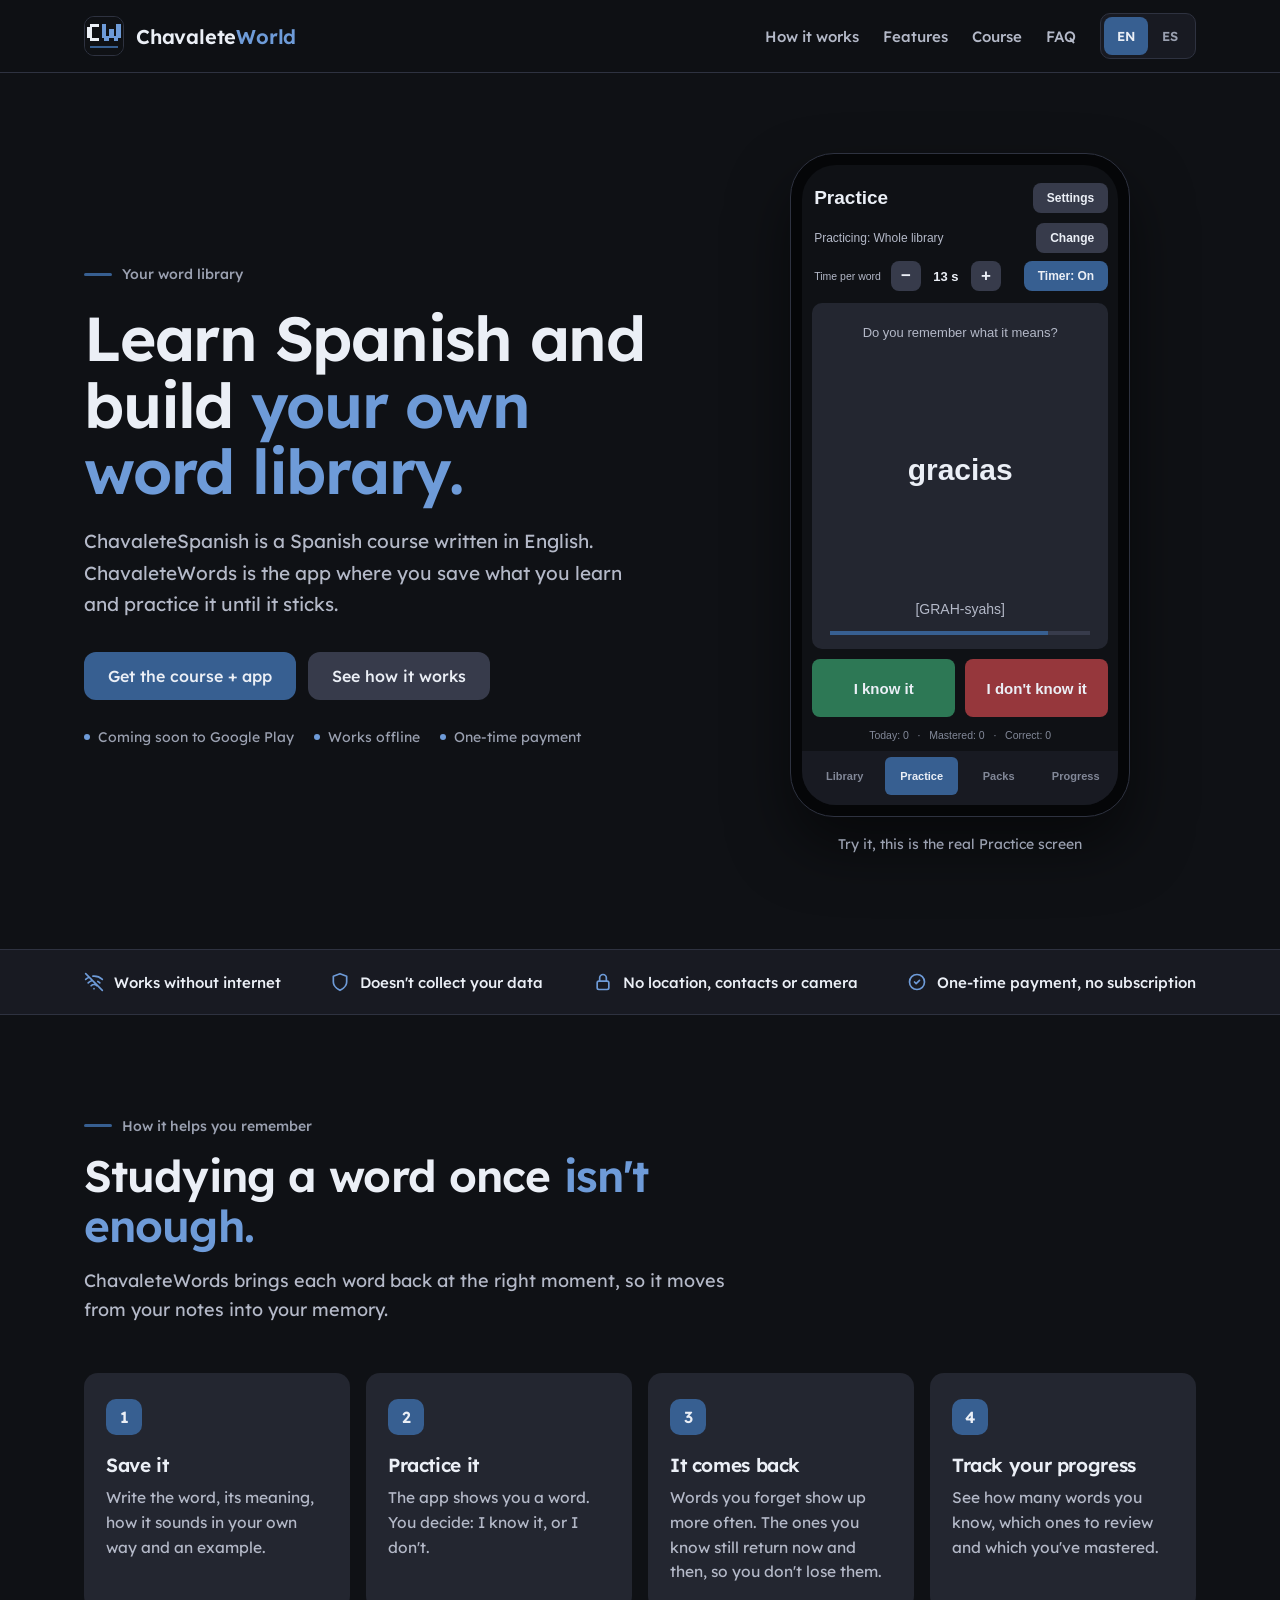
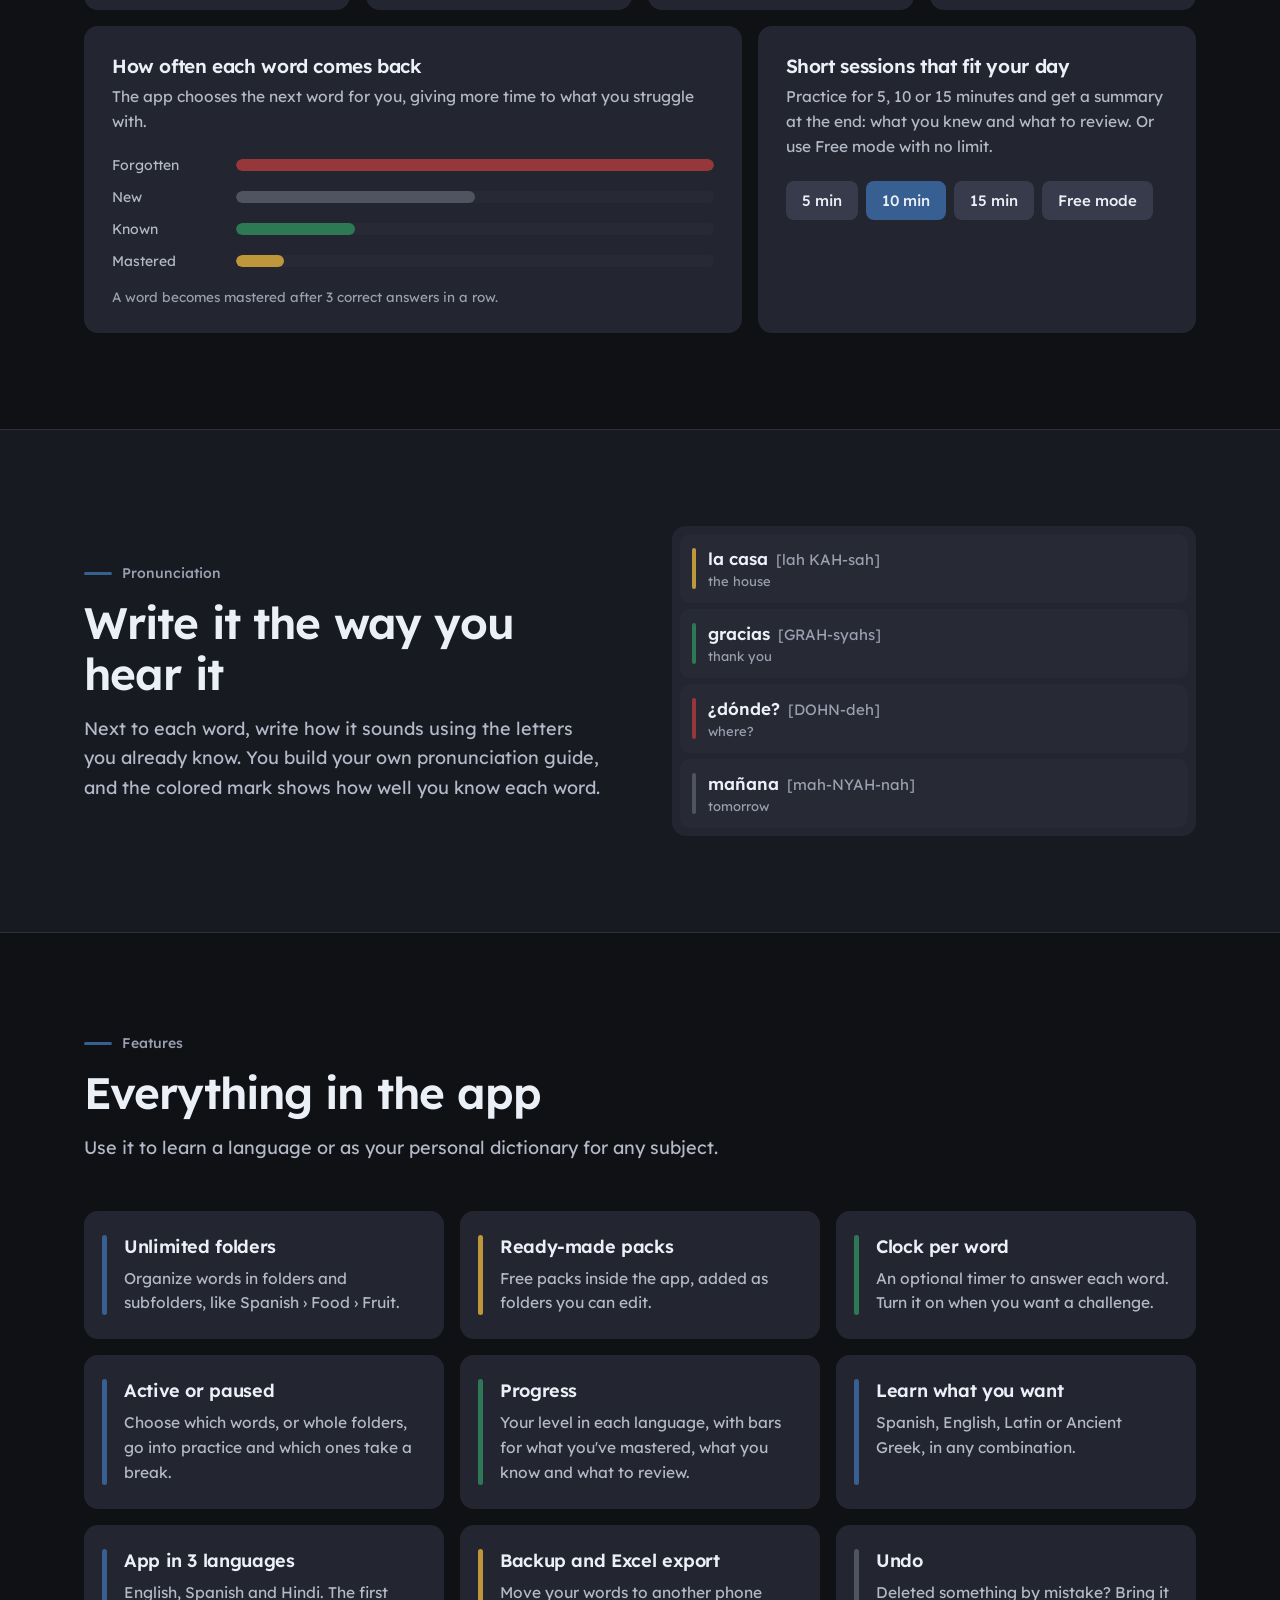
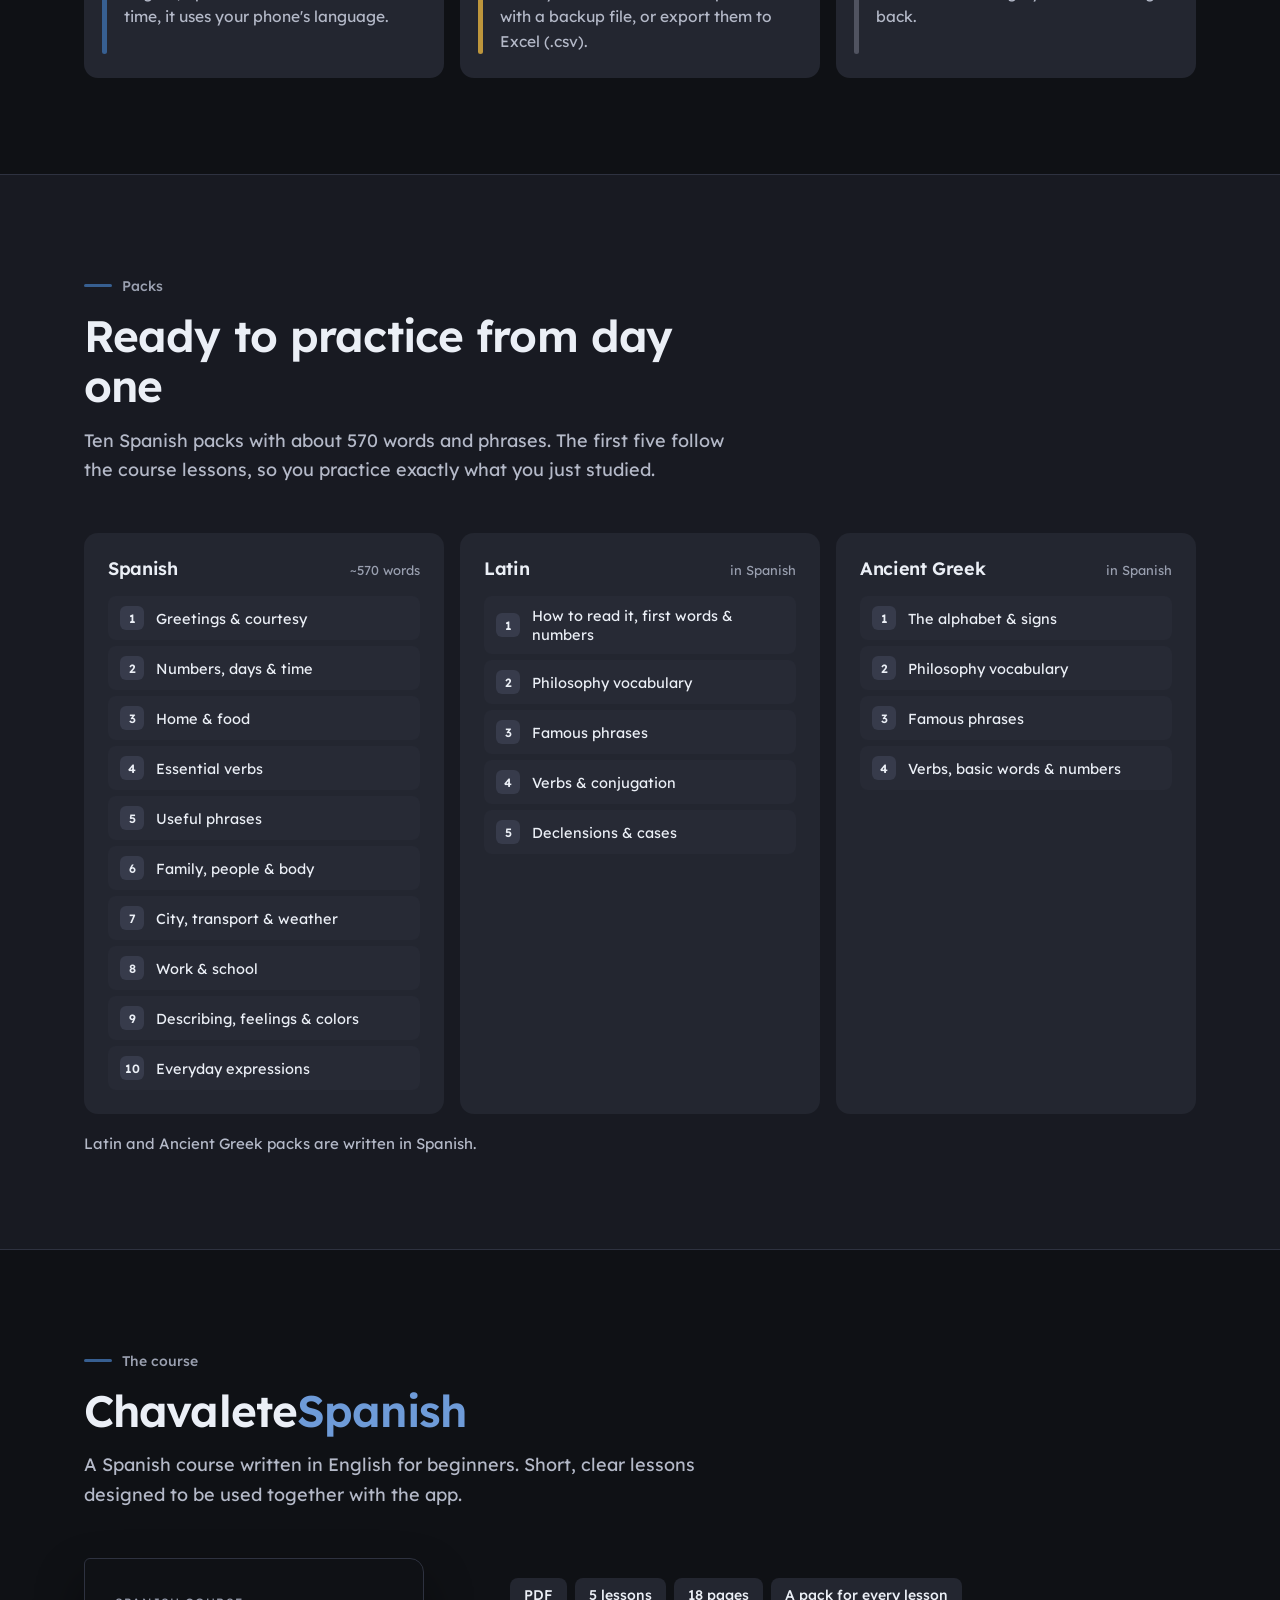
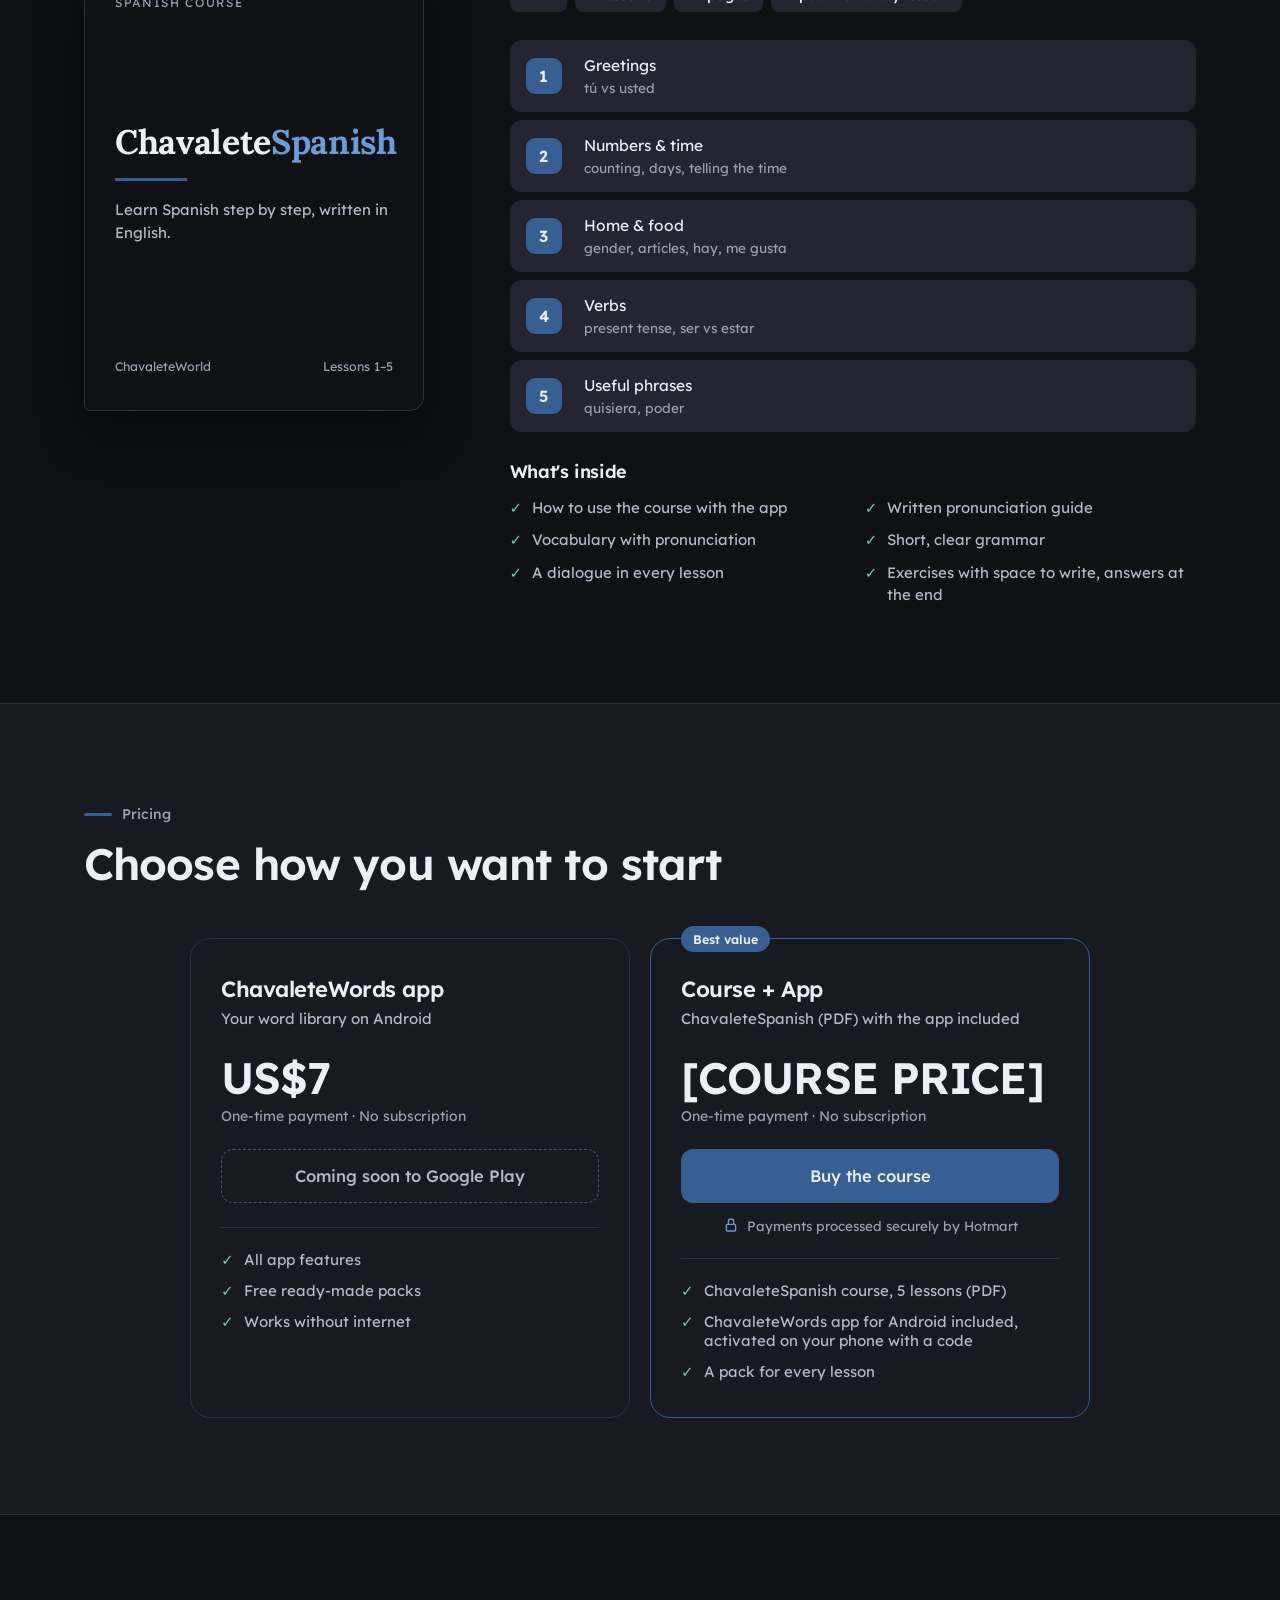
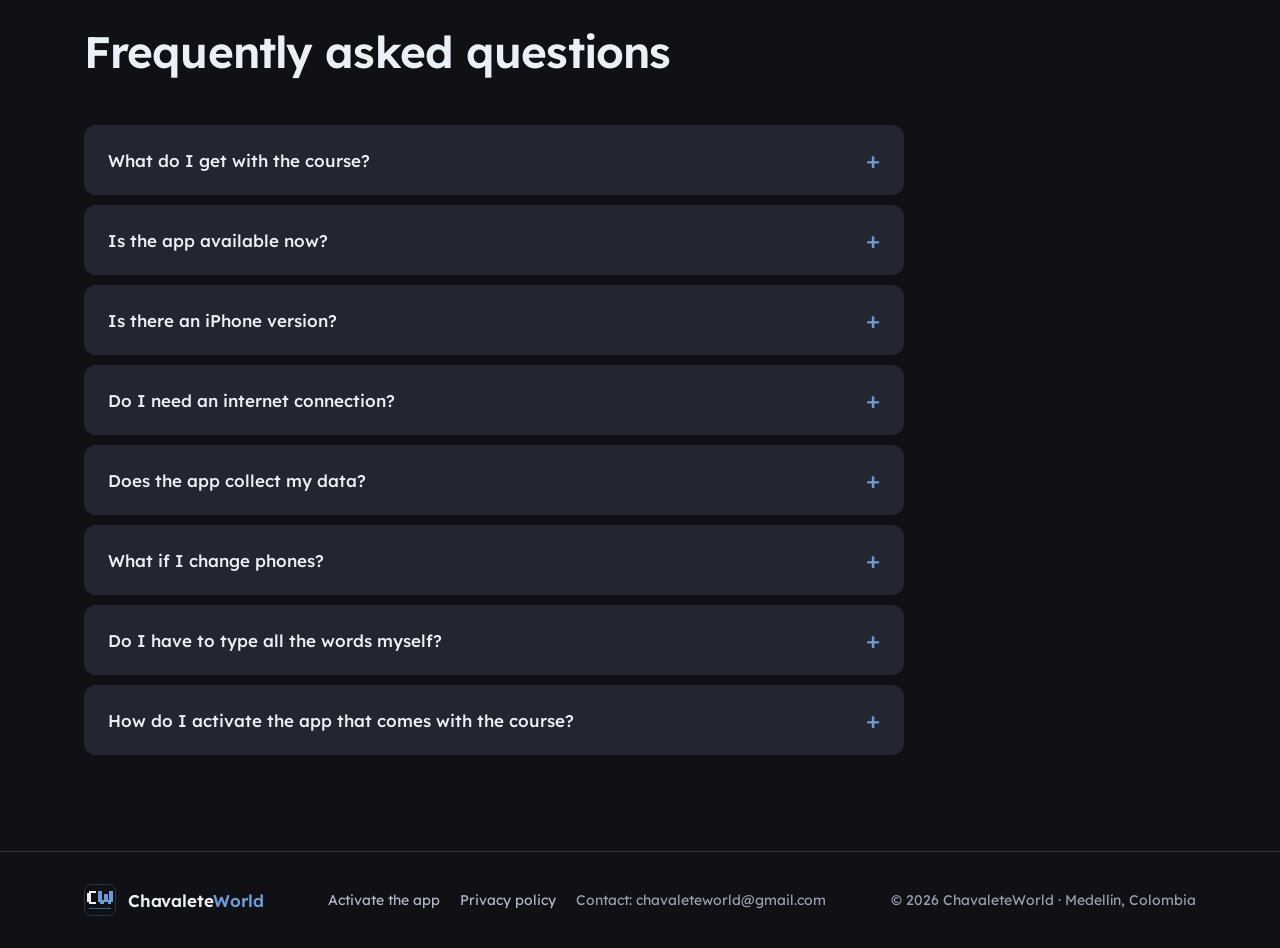
<file: index.html>
<!doctype html>
<html lang="en">
  <head>
    <meta charset="utf-8" />
    <meta name="viewport" content="width=device-width, initial-scale=1" />
    <title>ChavaleteWorld | Your word library</title>
    <meta
      name="description"
      content="ChavaleteWords, the app where you build your own word library, plus language courses to learn Spanish or English."
    />
    <meta name="theme-color" content="#0F1115" />
    <link rel="icon" type="image/svg+xml" href="img/logo.svg" />
    <link rel="preconnect" href="https://fonts.googleapis.com" />
    <link rel="preconnect" href="https://fonts.gstatic.com" crossorigin />
    <link
      href="https://fonts.googleapis.com/css2?family=Lexend:wght@400;500;600;700&family=Lora:wght@600;700&display=swap"
      rel="stylesheet"
    />
    <link rel="stylesheet" href="css/estilos.css" />
  </head>
  <body>
    <header class="nav">
      <div class="wrap">
        <a class="brand" href="#top" aria-label="ChavaleteWorld">
          <img src="img/logo.svg" alt="" width="40" height="40" />
          <span>Chavalete<b>World</b></span>
        </a>
        <div class="nav-right">
          <nav class="nav-links" aria-label="Main">
            <a href="#how" data-t="nav_how"></a>
            <a href="#features" data-t="nav_features"></a>
            <a href="#course" data-t="nav_course"></a>
            <a href="#faq">FAQ</a>
          </nav>
          <div class="lang" role="group" aria-label="Language">
            <button type="button" data-lang="en" aria-pressed="true">EN</button>
            <button type="button" data-lang="es" aria-pressed="false">ES</button>
          </div>
        </div>
      </div>
    </header>

    <main id="top">
      <section class="hero">
        <div class="wrap">
          <div>
            <span class="kicker" data-t="hero_kicker"></span>
            <h1 data-h="hero_title"></h1>
            <p class="lead" data-t="hero_lead"></p>
            <div class="actions">
              <a class="btn btn-azul" href="#buy" data-t="hero_cta"></a>
              <a class="btn btn-gris" href="#how" data-t="hero_cta2"></a>
            </div>
            <div class="hero-meta">
              <span data-t="meta_play"></span>
              <span data-t="meta_offline"></span>
              <span data-t="meta_once"></span>
            </div>
          </div>

          <div>
            <div class="phone" role="group" data-aria="demo_aria">
              <div class="app">
                <div class="a-top">
                  <h3 data-t="a_title"></h3>
                  <span class="a-chip" aria-hidden="true" data-t="a_settings"></span>
                </div>
                <div class="a-row">
                  <span class="a-where" id="p-where"></span>
                  <button class="a-btn" id="p-change" type="button" data-t="a_change"></button>
                </div>
                <div class="a-row">
                  <div class="a-time">
                    <small data-t="a_time"></small>
                    <button class="a-pm" id="p-minus" type="button" aria-label="−5 s">−</button>
                    <strong id="p-secs">15 s</strong>
                    <button class="a-pm" id="p-plus" type="button" aria-label="+5 s">+</button>
                  </div>
                  <button class="a-clock" id="p-clock" type="button"></button>
                </div>
                <div class="a-card">
                  <p class="a-state" data-t="a_remember"></p>
                  <p class="a-word" id="p-word"></p>
                  <p class="a-pron" id="p-pron"></p>
                  <div class="a-bar" id="p-bar-wrap"><span id="p-bar"></span></div>
                  <div class="a-panel" id="p-panel" hidden aria-live="polite">
                    <p class="a-ptitle" id="p-ptitle"></p>
                    <div class="a-ptext" id="p-ptext"></div>
                    <div class="a-pbtns">
                      <button class="a-ver" id="p-ver" type="button" data-t="a_show"></button>
                      <button class="a-cont" id="p-cont" type="button" data-t="a_continue"></button>
                    </div>
                  </div>
                </div>
                <div class="a-yn" id="p-yn">
                  <button class="a-si" id="p-si" type="button" data-t="a_yes"></button>
                  <button class="a-no" id="p-no" type="button" data-t="a_no"></button>
                </div>
                <p class="a-stats" id="p-stats"></p>
                <div class="a-nav" aria-hidden="true">
                  <span data-t="a_lib"></span>
                  <span class="on" data-t="a_title"></span>
                  <span data-t="a_packs"></span>
                  <span data-t="a_progress"></span>
                </div>
              </div>
            </div>
            <p class="demo-note" data-t="demo_note"></p>
          </div>
        </div>
      </section>

      <div class="trust">
        <ul>
          <li>
            <svg
              viewBox="0 0 24 24"
              fill="none"
              stroke="currentColor"
              stroke-width="2"
              stroke-linecap="round"
              stroke-linejoin="round"
              aria-hidden="true"
            >
              <path
                d="M2 2l20 20M8.5 16.5a5 5 0 0 1 7 0M5 13a10 10 0 0 1 5.2-2.8M19 13a10 10 0 0 0-2.4-1.7M2 8.8a15 15 0 0 1 4.2-2.6M22 8.8A15 15 0 0 0 10.7 5M12 20h.01"
              /></svg
            ><span data-t="trust_1"></span>
          </li>
          <li>
            <svg
              viewBox="0 0 24 24"
              fill="none"
              stroke="currentColor"
              stroke-width="2"
              stroke-linecap="round"
              stroke-linejoin="round"
              aria-hidden="true"
            >
              <path d="M12 22s8-4 8-10V5l-8-3-8 3v7c0 6 8 10 8 10z" /></svg
            ><span data-t="trust_2"></span>
          </li>
          <li>
            <svg
              viewBox="0 0 24 24"
              fill="none"
              stroke="currentColor"
              stroke-width="2"
              stroke-linecap="round"
              stroke-linejoin="round"
              aria-hidden="true"
            >
              <rect x="5" y="11" width="14" height="10" rx="2" />
              <path d="M8 11V7a4 4 0 0 1 8 0v4" /></svg
            ><span data-t="trust_3"></span>
          </li>
          <li>
            <svg
              viewBox="0 0 24 24"
              fill="none"
              stroke="currentColor"
              stroke-width="2"
              stroke-linecap="round"
              stroke-linejoin="round"
              aria-hidden="true"
            >
              <circle cx="12" cy="12" r="9" />
              <path d="M9 12l2 2 4-4" /></svg
            ><span data-t="trust_4"></span>
          </li>
        </ul>
      </div>

      <section id="how">
        <div class="wrap">
          <div class="head">
            <span class="kicker" data-t="how_kicker"></span>
            <h2 data-h="how_title"></h2>
            <p data-t="how_text"></p>
          </div>
          <div class="steps">
            <div class="step">
              <span class="step-n">1</span>
              <h3 data-t="s1_t"></h3>
              <p data-t="s1_p"></p>
            </div>
            <div class="step">
              <span class="step-n">2</span>
              <h3 data-t="s2_t"></h3>
              <p data-t="s2_p"></p>
            </div>
            <div class="step">
              <span class="step-n">3</span>
              <h3 data-t="s3_t"></h3>
              <p data-t="s3_p"></p>
            </div>
            <div class="step">
              <span class="step-n">4</span>
              <h3 data-t="s4_t"></h3>
              <p data-t="s4_p"></p>
            </div>
          </div>
          <div class="memory">
            <div class="box">
              <h3 data-t="freq_t"></h3>
              <p data-t="freq_p"></p>
              <div class="bars">
                <div class="bar-row">
                  <span data-t="st_forgot"></span>
                  <div class="bar-track"><span style="width: 100%; background: var(--rojo)"></span></div>
                </div>
                <div class="bar-row">
                  <span data-t="st_new"></span>
                  <div class="bar-track"><span style="width: 50%; background: var(--apagado)"></span></div>
                </div>
                <div class="bar-row">
                  <span data-t="st_known"></span>
                  <div class="bar-track"><span style="width: 25%; background: var(--verde)"></span></div>
                </div>
                <div class="bar-row">
                  <span data-t="st_mastered"></span>
                  <div class="bar-track"><span style="width: 10%; background: var(--dorado)"></span></div>
                </div>
              </div>
              <small data-t="freq_note"></small>
            </div>
            <div class="box">
              <h3 data-t="sess_t"></h3>
              <p data-t="sess_p"></p>
              <div class="chips">
                <span>5 min</span>
                <span class="on">10 min</span>
                <span>15 min</span>
                <span data-t="sess_free"></span>
              </div>
            </div>
          </div>
        </div>
      </section>

      <section class="band">
        <div class="wrap split">
          <div class="head">
            <span class="kicker" data-t="pron_kicker"></span>
            <h2 data-t="pron_title"></h2>
            <p data-t="pron_text"></p>
          </div>
          <div class="list" data-only="en">
            <div class="row" style="--m: #be963c">
              <strong>la casa</strong><em>[lah KAH-sah]</em><small>the house</small>
            </div>
            <div class="row" style="--m: #2d7855">
              <strong>gracias</strong><em>[GRAH-syahs]</em><small>thank you</small>
            </div>
            <div class="row" style="--m: #96373c">
              <strong>¿dónde?</strong><em>[DOHN-deh]</em><small>where?</small>
            </div>
            <div class="row" style="--m: #505360">
              <strong>mañana</strong><em>[mah-NYAH-nah]</em><small>tomorrow</small>
            </div>
          </div>
          <div class="list" data-only="es" hidden>
            <div class="row" style="--m: #be963c">
              <strong>house</strong><em>[jáus]</em><small>la casa</small>
            </div>
            <div class="row" style="--m: #2d7855">
              <strong>thank you</strong><em>[zénk iu]</em><small>gracias</small>
            </div>
            <div class="row" style="--m: #96373c">
              <strong>water</strong><em>[uóter]</em><small>el agua</small>
            </div>
            <div class="row" style="--m: #505360">
              <strong>tomorrow</strong><em>[tumárou]</em><small>mañana</small>
            </div>
          </div>
        </div>
      </section>

      <section id="features">
        <div class="wrap">
          <div class="head">
            <span class="kicker" data-t="feat_kicker"></span>
            <h2 data-t="feat_title"></h2>
            <p data-t="feat_text"></p>
          </div>
          <div class="features">
            <div class="feature" style="--m: #375f91">
              <h3 data-t="f1_t"></h3>
              <p data-t="f1_p"></p>
            </div>
            <div class="feature" style="--m: #be963c">
              <h3 data-t="f2_t"></h3>
              <p data-t="f2_p"></p>
            </div>
            <div class="feature" style="--m: #2d7855">
              <h3 data-t="f3_t"></h3>
              <p data-t="f3_p"></p>
            </div>
            <div class="feature" style="--m: #375f91">
              <h3 data-t="f4_t"></h3>
              <p data-t="f4_p"></p>
            </div>
            <div class="feature" style="--m: #2d7855">
              <h3 data-t="f5_t"></h3>
              <p data-t="f5_p"></p>
            </div>
            <div class="feature" style="--m: #375f91">
              <h3 data-t="f6_t"></h3>
              <p data-t="f6_p"></p>
            </div>
            <div class="feature" style="--m: #375f91">
              <h3 data-t="f7_t"></h3>
              <p data-t="f7_p"></p>
            </div>
            <div class="feature" style="--m: #be963c">
              <h3 data-t="f8_t"></h3>
              <p data-t="f8_p"></p>
            </div>
            <div class="feature" style="--m: #505360">
              <h3 data-t="f9_t"></h3>
              <p data-t="f9_p"></p>
            </div>
          </div>
        </div>
      </section>

      <section class="band" id="packs">
        <div class="wrap">
          <div class="head">
            <span class="kicker" data-t="packs_kicker"></span>
            <h2 data-t="packs_title"></h2>
            <p data-t="packs_text"></p>
          </div>
          <div class="packs" data-only="en">
            <div class="pack">
              <div class="pack-head">
                <h3>Spanish</h3>
                <span>~570 words</span>
              </div>
              <ol>
                <li><b>1</b>Greetings &amp; courtesy</li>
                <li><b>2</b>Numbers, days &amp; time</li>
                <li><b>3</b>Home &amp; food</li>
                <li><b>4</b>Essential verbs</li>
                <li><b>5</b>Useful phrases</li>
                <li><b>6</b>Family, people &amp; body</li>
                <li><b>7</b>City, transport &amp; weather</li>
                <li><b>8</b>Work &amp; school</li>
                <li><b>9</b>Describing, feelings &amp; colors</li>
                <li><b>10</b>Everyday expressions</li>
              </ol>
            </div>
            <div class="pack">
              <div class="pack-head">
                <h3>Latin</h3>
                <span>in Spanish</span>
              </div>
              <ol>
                <li><b>1</b>How to read it, first words &amp; numbers</li>
                <li><b>2</b>Philosophy vocabulary</li>
                <li><b>3</b>Famous phrases</li>
                <li><b>4</b>Verbs &amp; conjugation</li>
                <li><b>5</b>Declensions &amp; cases</li>
              </ol>
            </div>
            <div class="pack">
              <div class="pack-head">
                <h3>Ancient Greek</h3>
                <span>in Spanish</span>
              </div>
              <ol>
                <li><b>1</b>The alphabet &amp; signs</li>
                <li><b>2</b>Philosophy vocabulary</li>
                <li><b>3</b>Famous phrases</li>
                <li><b>4</b>Verbs, basic words &amp; numbers</li>
              </ol>
            </div>
          </div>
          <div class="packs" data-only="es" hidden>
            <div class="pack">
              <div class="pack-head">
                <h3>Inglés</h3>
                <span>~590 palabras</span>
              </div>
              <ol>
                <li><b>1</b>Saludos y cortesía</li>
                <li><b>2</b>Números, días y tiempo</li>
                <li><b>3</b>La casa y la comida</li>
                <li><b>4</b>Verbos esenciales</li>
                <li><b>5</b>Frases útiles</li>
                <li><b>6</b>Familia, personas y cuerpo</li>
                <li><b>7</b>Ciudad, transporte y clima</li>
                <li><b>8</b>Trabajo y estudio</li>
                <li><b>9</b>Cómo es, cómo me siento y colores</li>
                <li><b>10</b>Expresiones y phrasal verbs</li>
              </ol>
            </div>
            <div class="pack">
              <div class="pack-head">
                <h3>Latín</h3>
                <span>idioma clásico</span>
              </div>
              <ol>
                <li><b>1</b>Cómo se lee, primeras palabras y números</li>
                <li><b>2</b>Vocabulario filosófico</li>
                <li><b>3</b>Frases célebres</li>
                <li><b>4</b>Verbos y conjugación</li>
                <li><b>5</b>Declinaciones y casos</li>
              </ol>
            </div>
            <div class="pack">
              <div class="pack-head">
                <h3>Griego antiguo</h3>
                <span>idioma clásico</span>
              </div>
              <ol>
                <li><b>1</b>Alfabeto y signos</li>
                <li><b>2</b>Vocabulario filosófico</li>
                <li><b>3</b>Frases célebres</li>
                <li><b>4</b>Verbos, palabras básicas y números</li>
              </ol>
            </div>
          </div>
          <p class="pack-note" data-t="packs_note"></p>
        </div>
      </section>

      <section id="course">
        <div class="wrap">
          <div class="head">
            <span class="kicker" data-t="course_kicker"></span>
            <h2 data-h="course_title"></h2>
            <p data-t="course_text"></p>
          </div>
          <div class="course-wrap">
            <div class="cover" aria-hidden="true">
              <span class="cover-top" data-t="cover_top"></span>
              <div>
                <h3 data-h="cover_title"></h3>
                <div class="cover-line"></div>
                <p data-t="cover_sub"></p>
              </div>
              <div class="cover-foot"><span>ChavaleteWorld</span><span data-t="cover_foot"></span></div>
            </div>
            <div>
              <div class="facts">
                <span>PDF</span>
                <span data-t="fact_lessons"></span>
                <span data-t="fact_pages"></span>
                <span data-t="fact_app"></span>
              </div>
              <ol class="lessons" data-only="en">
                <li>
                  <b>1</b><span>Greetings<em>tú vs usted</em></span>
                </li>
                <li>
                  <b>2</b><span>Numbers &amp; time<em>counting, days, telling the time</em></span>
                </li>
                <li>
                  <b>3</b><span>Home &amp; food<em>gender, articles, hay, me gusta</em></span>
                </li>
                <li>
                  <b>4</b><span>Verbs<em>present tense, ser vs estar</em></span>
                </li>
                <li>
                  <b>5</b><span>Useful phrases<em>quisiera, poder</em></span>
                </li>
              </ol>
              <ol class="lessons" data-only="es" hidden>
                <li>
                  <b>1</b><span>Saludos<em>el verbo to be</em></span>
                </li>
                <li>
                  <b>2</b><span>Números, días y hora<em>contar y decir la hora</em></span>
                </li>
                <li>
                  <b>3</b><span>Casa y comida<em>a/an/the, plurales, there is/are, I like</em></span>
                </li>
                <li>
                  <b>4</b><span>Verbos<em>presente simple</em></span>
                </li>
                <li>
                  <b>5</b><span>Frases útiles<em>would like, can</em></span>
                </li>
              </ol>
              <div class="inside">
                <h3 data-t="inside_t"></h3>
                <ul>
                  <li data-t="in_1"></li>
                  <li data-t="in_2"></li>
                  <li data-t="in_3"></li>
                  <li data-t="in_4"></li>
                  <li data-t="in_5"></li>
                  <li data-t="in_6"></li>
                </ul>
              </div>
            </div>
          </div>
        </div>
      </section>

      <section class="band" id="buy">
        <div class="wrap">
          <div class="head">
            <span class="kicker" data-t="buy_kicker"></span>
            <h2 data-t="buy_title"></h2>
          </div>
          <div class="plans">
            <div class="plan">
              <h3 data-t="plan_app_t"></h3>
              <p class="sub" data-t="plan_app_sub"></p>
              <p class="price" data-t="plan_app_price"></p>
              <p class="price-note" data-t="plan_app_note"></p>
              <span class="btn btn-soon" data-t="meta_play"></span>
              <ul>
                <li data-t="pa_1"></li>
                <li data-t="pa_2"></li>
                <li data-t="pa_3"></li>
              </ul>
            </div>
            <div class="plan main">
              <span class="plan-tag" data-t="plan_best"></span>
              <h3 data-t="plan_course_t"></h3>
              <p class="sub" data-t="plan_course_sub"></p>
              <p class="price" data-t="plan_course_price"></p>
              <p class="price-note" data-t="plan_app_note"></p>
              <a class="btn btn-azul" href="[PAYMENT LINK]" data-t="plan_buy"></a>
              <p class="secure">
                <svg
                  viewBox="0 0 24 24"
                  fill="none"
                  stroke="currentColor"
                  stroke-width="2"
                  stroke-linecap="round"
                  stroke-linejoin="round"
                  aria-hidden="true"
                >
                  <rect x="5" y="11" width="14" height="10" rx="2" />
                  <path d="M8 11V7a4 4 0 0 1 8 0v4" /></svg
                ><span data-t="secure"></span>
              </p>
              <ul>
                <li data-t="pc_1"></li>
                <li data-t="pc_2"></li>
                <li data-t="pc_3"></li>
              </ul>
            </div>
          </div>
        </div>
      </section>

      <section id="faq">
        <div class="wrap">
          <div class="head">
            <h2 data-t="faq_title"></h2>
          </div>
          <div class="faq-list">
            <details>
              <summary data-t="q1"></summary>
              <p data-t="a1"></p>
            </details>
            <details>
              <summary data-t="q2"></summary>
              <p data-t="a2"></p>
            </details>
            <details>
              <summary data-t="q3"></summary>
              <p data-t="a3"></p>
            </details>
            <details>
              <summary data-t="q4"></summary>
              <p data-t="a4"></p>
            </details>
            <details>
              <summary data-t="q5"></summary>
              <p data-t="a5"></p>
            </details>
            <details>
              <summary data-t="q6"></summary>
              <p data-t="a6"></p>
            </details>
            <details>
              <summary data-t="q7"></summary>
              <p data-t="a7"></p>
            </details>
            <details>
              <summary data-t="q8"></summary>
              <p data-h="a8"></p>
            </details>
          </div>
        </div>
      </section>
    </main>

    <footer>
      <div class="wrap">
        <a class="brand" href="#top" aria-label="ChavaleteWorld">
          <img src="img/logo.svg" alt="" width="40" height="40" />
          <span>Chavalete<b>World</b></span>
        </a>
        <div class="foot-links">
          <a href="activar.html" data-t="activate"></a>
          <a href="privacy.html" data-t="privacy"></a>
          <span data-t="contact"></span>
        </div>
        <span data-t="copyright"></span>
      </div>
    </footer>

    <script src="js/textos.js"></script>
    <script src="js/main.js"></script>
  </body>
</html>
</file>
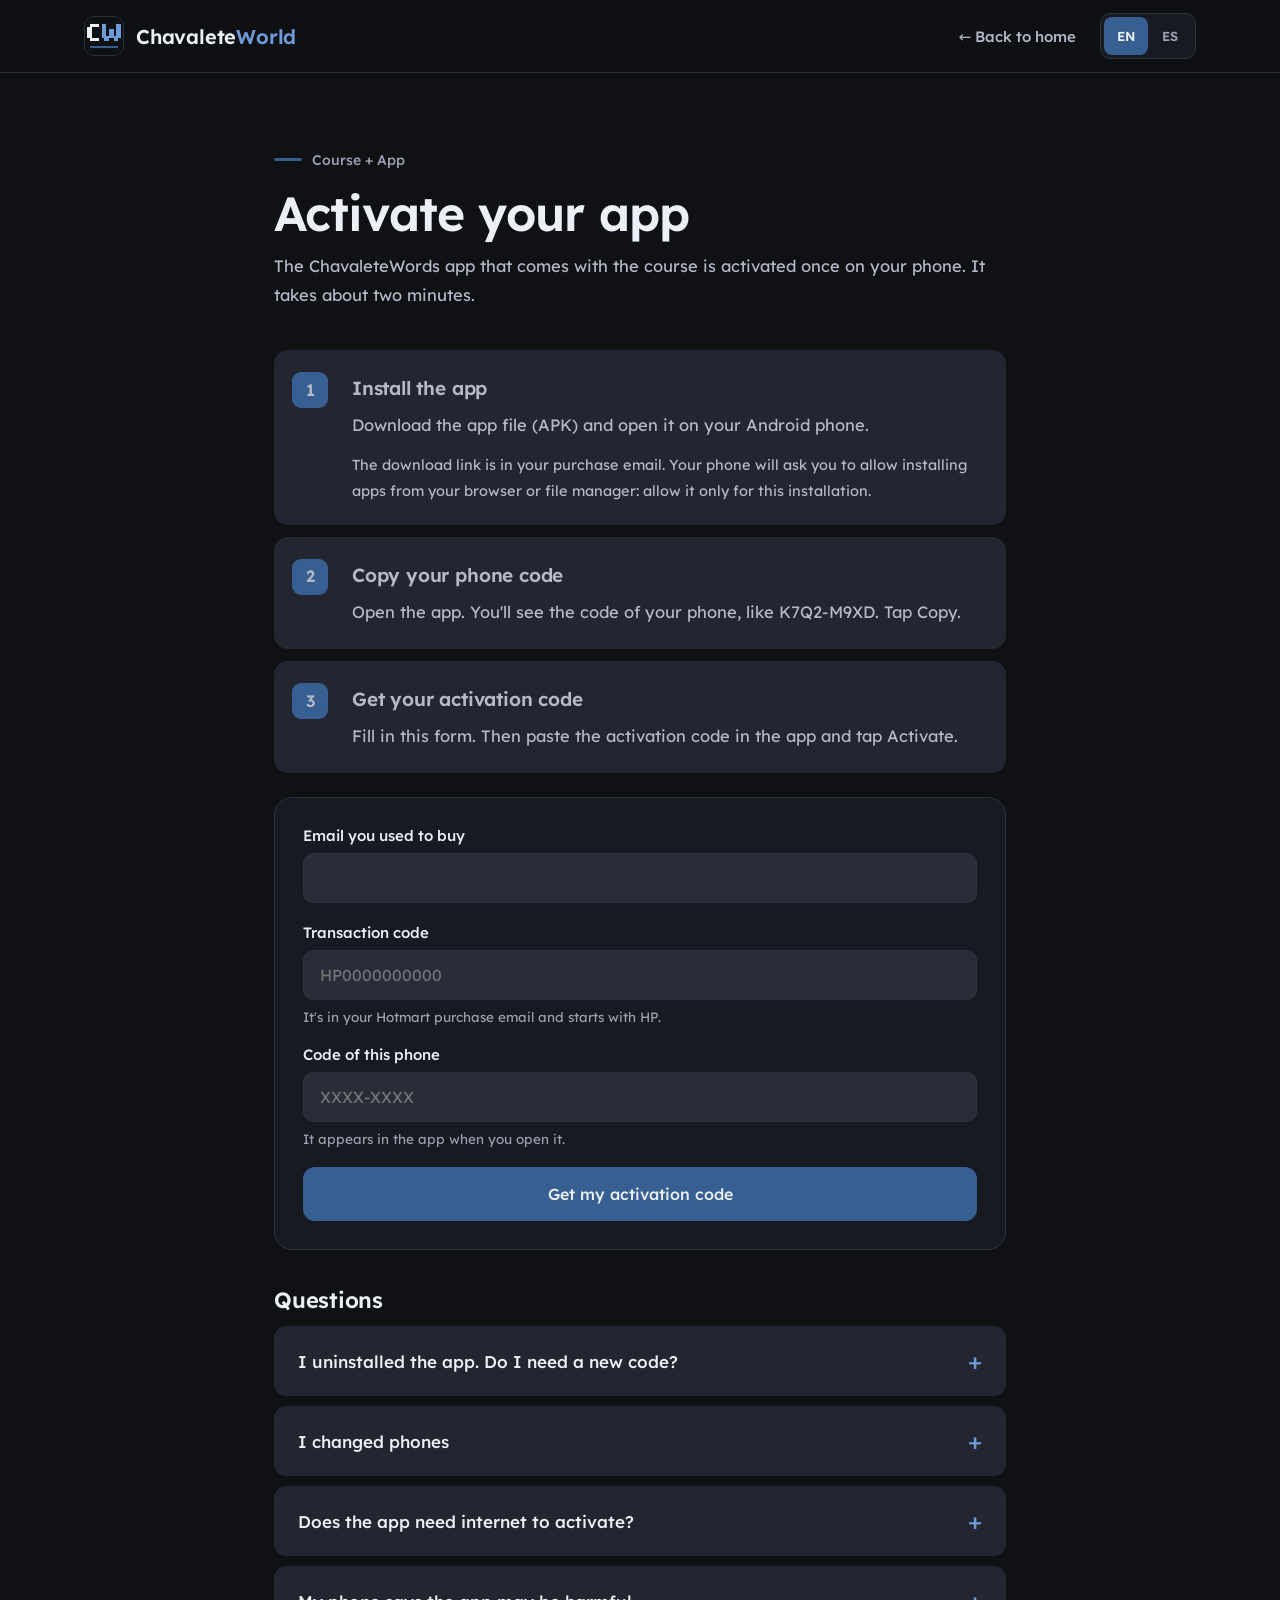
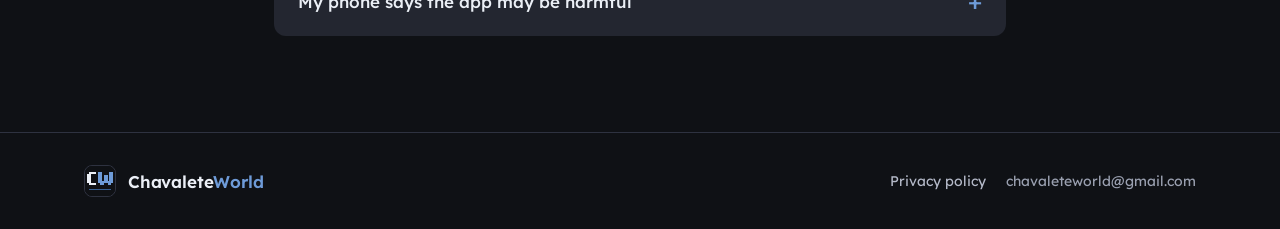
<file: activar.html>
<!doctype html>
<html lang="en">
  <head>
    <meta charset="utf-8" />
    <meta name="viewport" content="width=device-width, initial-scale=1" />
    <title>Activate the app | ChavaleteWorld</title>
    <meta name="description" content="Activate the ChavaleteWords app that comes with your ChavaleteWorld course." />
    <meta name="robots" content="noindex" />
    <meta name="theme-color" content="#0F1115" />
    <link rel="icon" type="image/svg+xml" href="img/logo.svg" />
    <link rel="preconnect" href="https://fonts.googleapis.com" />
    <link rel="preconnect" href="https://fonts.gstatic.com" crossorigin />
    <link
      href="https://fonts.googleapis.com/css2?family=Lexend:wght@400;500;600;700&family=Lora:wght@600;700&display=swap"
      rel="stylesheet"
    />
    <link rel="stylesheet" href="css/estilos.css" />
  </head>
  <body>
    <header class="nav">
      <div class="wrap">
        <a class="brand" href="index.html" aria-label="ChavaleteWorld">
          <img src="img/logo.svg" alt="" width="40" height="40" />
          <span>Chavalete<b>World</b></span>
        </a>
        <div class="nav-right">
          <a class="back" href="index.html" data-t="back"></a>
          <div class="lang" role="group" aria-label="Language">
            <button type="button" data-lang="en" aria-pressed="true">EN</button>
            <button type="button" data-lang="es" aria-pressed="false">ES</button>
          </div>
        </div>
      </div>
    </header>

    <main class="doc">
      <span class="kicker" data-t="kicker"></span>
      <h1 data-t="title"></h1>
      <p class="date" data-t="intro"></p>

      <ol class="act-steps">
        <li>
          <b>1</b>
          <div>
            <h2 data-t="s1_t"></h2>
            <p data-t="s1_p"></p>
            <a class="btn btn-azul" id="apk" href="#" hidden data-t="s1_btn"></a>
            <p class="act-help" data-t="s1_help"></p>
          </div>
        </li>
        <li>
          <b>2</b>
          <div>
            <h2 data-t="s2_t"></h2>
            <p data-t="s2_p"></p>
          </div>
        </li>
        <li>
          <b>3</b>
          <div>
            <h2 data-t="s3_t"></h2>
            <p data-t="s3_p"></p>
          </div>
        </li>
      </ol>

      <form class="act-form" id="form" novalidate>
        <div class="field">
          <label for="correo" data-t="f_email"></label>
          <input id="correo" name="correo" type="email" autocomplete="email" required maxlength="200" />
        </div>
        <div class="field">
          <label for="transaccion" data-t="f_tx"></label>
          <input
            id="transaccion"
            name="transaccion"
            type="text"
            autocomplete="off"
            autocapitalize="characters"
            spellcheck="false"
            required
            maxlength="40"
            placeholder="HP0000000000"
          />
          <small data-t="f_tx_help"></small>
        </div>
        <div class="field">
          <label for="celular" data-t="f_phone"></label>
          <input
            id="celular"
            name="celular"
            type="text"
            autocomplete="off"
            autocapitalize="characters"
            spellcheck="false"
            required
            maxlength="12"
            placeholder="XXXX-XXXX"
          />
          <small data-t="f_phone_help"></small>
        </div>
        <button class="btn btn-azul" id="enviar" type="submit" data-t="f_send"></button>
        <p class="act-msg" id="msg" role="alert" hidden></p>
      </form>

      <div class="act-result" id="resultado" hidden aria-live="polite">
        <p data-t="r_title"></p>
        <strong id="codigo"></strong>
        <button class="btn btn-gris" id="copiar" type="button" data-t="r_copy"></button>
        <small data-t="r_note"></small>
      </div>

      <section>
        <h2 data-t="faq_t"></h2>
        <div class="faq-list">
          <details>
            <summary data-t="q1"></summary>
            <p data-t="a1"></p>
          </details>
          <details>
            <summary data-t="q2"></summary>
            <p data-t="a2"></p>
          </details>
          <details>
            <summary data-t="q3"></summary>
            <p data-t="a3"></p>
          </details>
          <details>
            <summary data-t="q4"></summary>
            <p data-t="a4"></p>
          </details>
        </div>
      </section>
    </main>

    <footer>
      <div class="wrap">
        <a class="brand" href="index.html" aria-label="ChavaleteWorld">
          <img src="img/logo.svg" alt="" width="40" height="40" />
          <span>Chavalete<b>World</b></span>
        </a>
        <div class="foot-links">
          <a href="privacy.html" data-t="privacy"></a>
          <span>chavaleteworld@gmail.com</span>
        </div>
      </div>
    </footer>

    <script src="js/activar.js"></script>
  </body>
</html>
</file>
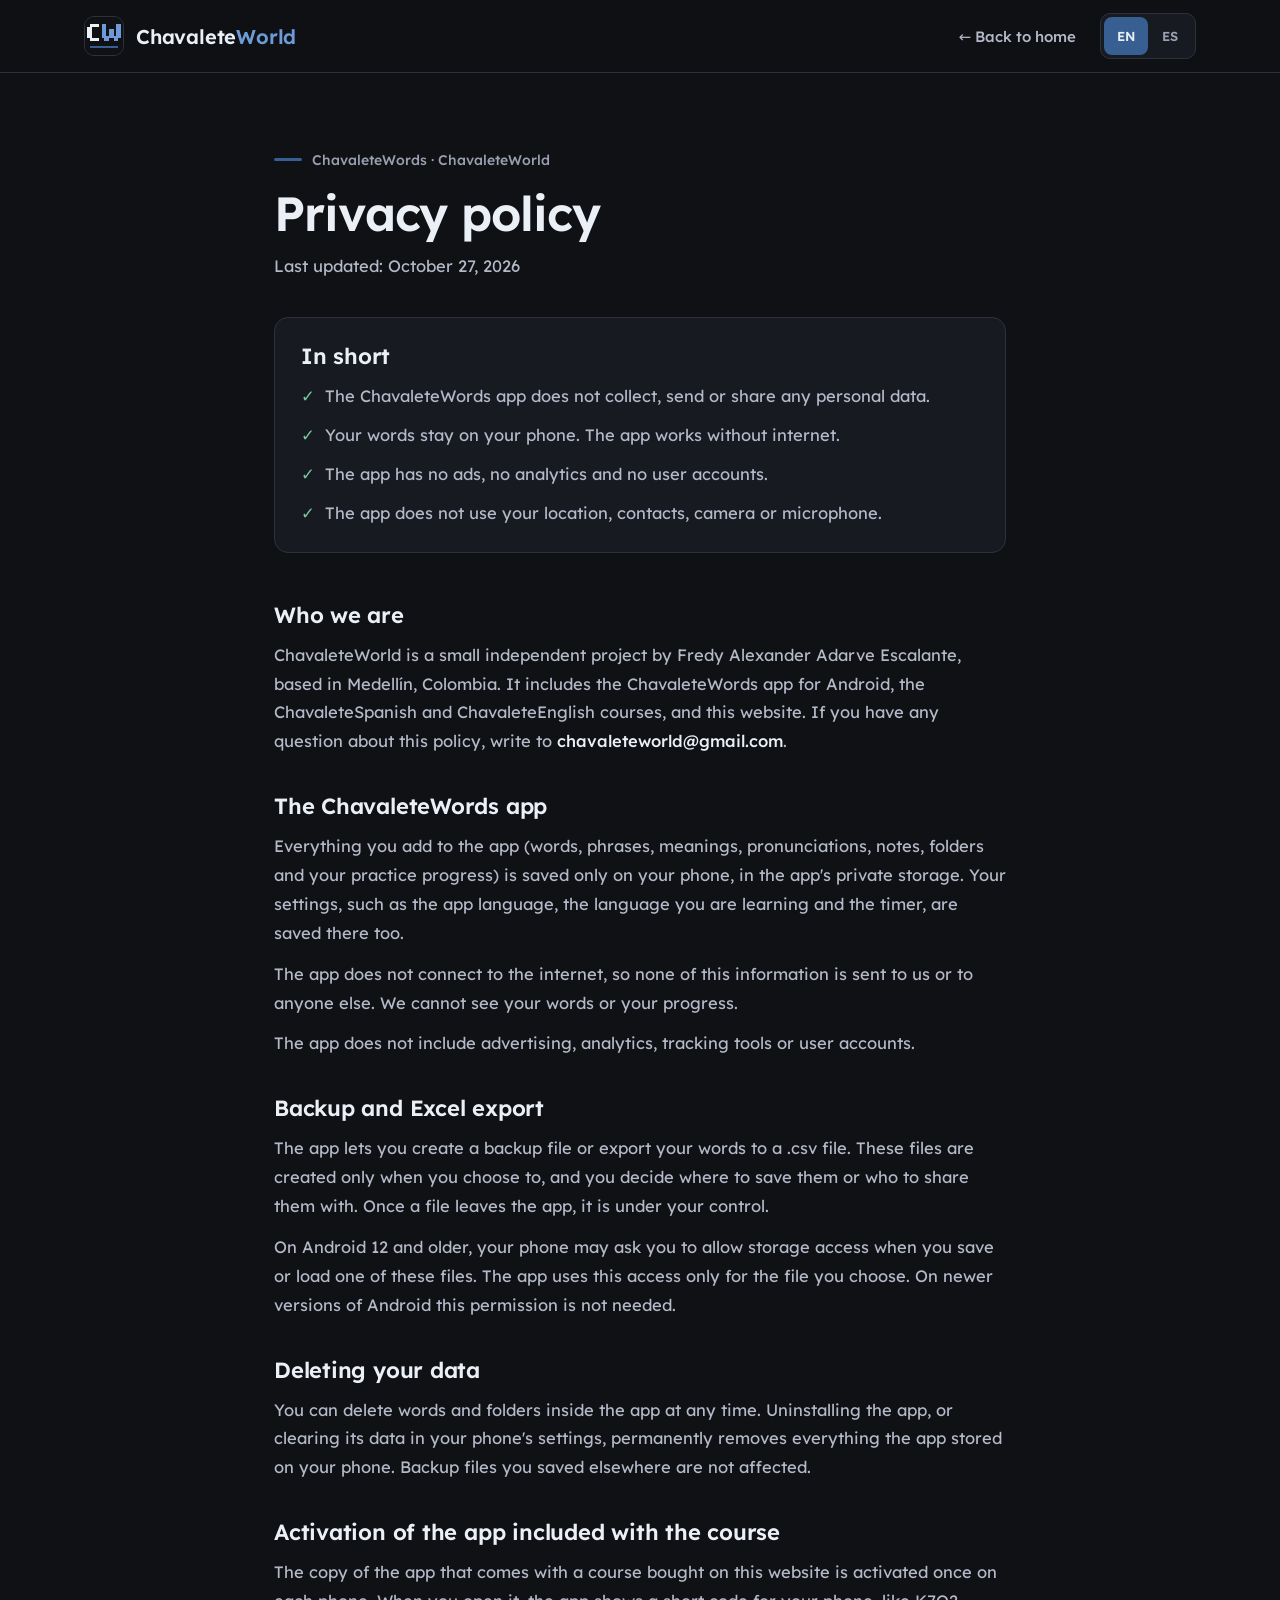
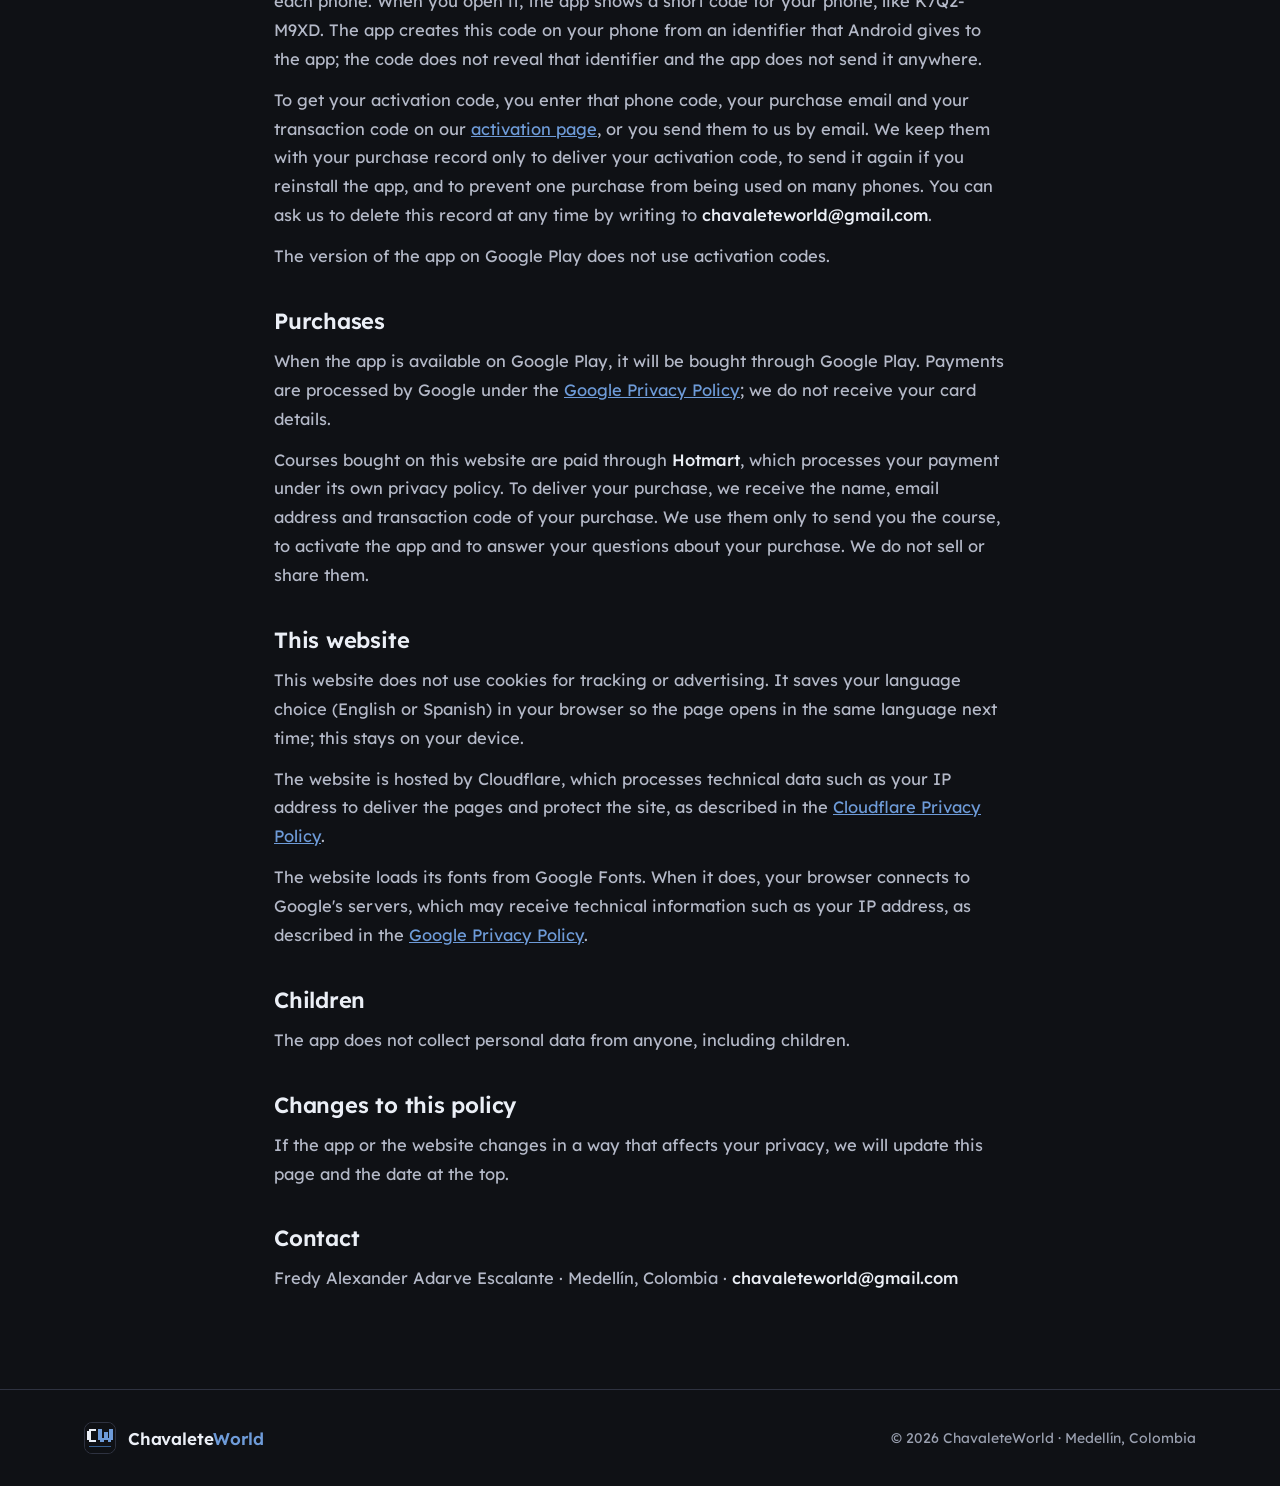
<file: privacy.html>
<!doctype html>
<html lang="en">
  <head>
    <meta charset="utf-8" />
    <meta name="viewport" content="width=device-width, initial-scale=1" />
    <title>Privacy policy | ChavaleteWorld</title>
    <meta
      name="description"
      content="Privacy policy for the ChavaleteWords app and the ChavaleteWorld website."
    />
    <meta name="theme-color" content="#0F1115" />
    <link rel="icon" type="image/svg+xml" href="img/logo.svg" />
    <link rel="preconnect" href="https://fonts.googleapis.com" />
    <link rel="preconnect" href="https://fonts.gstatic.com" crossorigin />
    <link
      href="https://fonts.googleapis.com/css2?family=Lexend:wght@400;500;600;700&family=Lora:wght@600;700&display=swap"
      rel="stylesheet"
    />
    <link rel="stylesheet" href="css/estilos.css" />
  </head>
  <body>
    <header class="nav">
      <div class="wrap">
        <a class="brand" href="index.html" aria-label="ChavaleteWorld">
          <img src="img/logo.svg" alt="" width="40" height="40" />
          <span>Chavalete<b>World</b></span>
        </a>
        <div class="nav-right">
          <a class="back" href="index.html" data-lang-only="en">← Back to home</a>
          <a class="back" href="index.html" data-lang-only="es" hidden>← Volver al inicio</a>
          <div class="lang" role="group" aria-label="Language">
            <button type="button" data-lang="en" aria-pressed="true">EN</button>
            <button type="button" data-lang="es" aria-pressed="false">ES</button>
          </div>
        </div>
      </div>
    </header>

    <main>
      <article class="doc" data-lang-only="en" lang="en">
        <span class="kicker">ChavaleteWords · ChavaleteWorld</span>
        <h1>Privacy policy</h1>
        <p class="date">Last updated: October 27, 2026</p>

        <div class="summary">
          <h2>In short</h2>
          <ul>
            <li>The ChavaleteWords app does not collect, send or share any personal data.</li>
            <li>Your words stay on your phone. The app works without internet.</li>
            <li>The app has no ads, no analytics and no user accounts.</li>
            <li>The app does not use your location, contacts, camera or microphone.</li>
          </ul>
        </div>

        <section>
          <h2>Who we are</h2>
          <p>
            ChavaleteWorld is a small independent project by Fredy Alexander Adarve Escalante, based in
            Medellín, Colombia. It includes the ChavaleteWords app for Android, the ChavaleteSpanish and
            ChavaleteEnglish courses, and this website. If you have any question about this policy, write to
            <strong>chavaleteworld@gmail.com</strong>.
          </p>
        </section>

        <section>
          <h2>The ChavaleteWords app</h2>
          <p>
            Everything you add to the app (words, phrases, meanings, pronunciations, notes, folders and your
            practice progress) is saved only on your phone, in the app's private storage. Your settings, such
            as the app language, the language you are learning and the timer, are saved there too.
          </p>
          <p>
            The app does not connect to the internet, so none of this information is sent to us or to anyone
            else. We cannot see your words or your progress.
          </p>
          <p>The app does not include advertising, analytics, tracking tools or user accounts.</p>
        </section>

        <section>
          <h2>Backup and Excel export</h2>
          <p>
            The app lets you create a backup file or export your words to a .csv file. These files are created
            only when you choose to, and you decide where to save them or who to share them with. Once a file
            leaves the app, it is under your control.
          </p>
          <p>
            On Android 12 and older, your phone may ask you to allow storage access when you save or load one
            of these files. The app uses this access only for the file you choose. On newer versions of Android
            this permission is not needed.
          </p>
        </section>

        <section>
          <h2>Deleting your data</h2>
          <p>
            You can delete words and folders inside the app at any time. Uninstalling the app, or clearing its
            data in your phone's settings, permanently removes everything the app stored on your phone. Backup
            files you saved elsewhere are not affected.
          </p>
        </section>

        <section>
          <h2>Activation of the app included with the course</h2>
          <p>
            The copy of the app that comes with a course bought on this website is activated once on each
            phone. When you open it, the app shows a short code for your phone, like K7Q2-M9XD. The app
            creates this code on your phone from an identifier that Android gives to the app; the code does
            not reveal that identifier and the app does not send it anywhere.
          </p>
          <p>
            To get your activation code, you enter that phone code, your purchase email and your transaction
            code on our <a href="activar.html">activation page</a>, or you send them to us by email. We keep
            them with your purchase record only to deliver your activation code, to send it again if you
            reinstall the app, and to prevent one purchase from being used on many phones. You can ask us to
            delete this record at any time by writing to <strong>chavaleteworld@gmail.com</strong>.
          </p>
          <p>The version of the app on Google Play does not use activation codes.</p>
        </section>

        <section>
          <h2>Purchases</h2>
          <p>
            When the app is available on Google Play, it will be bought through Google Play. Payments are
            processed by Google under the
            <a href="https://policies.google.com/privacy" rel="noopener">Google Privacy Policy</a>; we do not
            receive your card details.
          </p>
          <p>
            Courses bought on this website are paid through <strong>Hotmart</strong>, which processes your
            payment under its own privacy policy. To deliver your purchase, we receive the name, email address
            and transaction code of your purchase. We use them only to send you the course, to activate the
            app and to answer your questions about your purchase. We do not sell or share them.
          </p>
        </section>

        <section>
          <h2>This website</h2>
          <p>
            This website does not use cookies for tracking or advertising. It saves your language choice
            (English or Spanish) in your browser so the page opens in the same language next time; this stays
            on your device.
          </p>
          <p>
            The website is hosted by Cloudflare, which processes technical data such as your IP address to
            deliver the pages and protect the site, as described in the
            <a href="https://www.cloudflare.com/privacypolicy/" rel="noopener">Cloudflare Privacy Policy</a>.
          </p>
          <p>
            The website loads its fonts from Google Fonts. When it does, your browser connects to Google's
            servers, which may receive technical information such as your IP address, as described in the
            <a href="https://policies.google.com/privacy" rel="noopener">Google Privacy Policy</a>.
          </p>
        </section>

        <section>
          <h2>Children</h2>
          <p>The app does not collect personal data from anyone, including children.</p>
        </section>

        <section>
          <h2>Changes to this policy</h2>
          <p>
            If the app or the website changes in a way that affects your privacy, we will update this page and
            the date at the top.
          </p>
        </section>

        <section>
          <h2>Contact</h2>
          <p>
            Fredy Alexander Adarve Escalante · Medellín, Colombia · <strong>chavaleteworld@gmail.com</strong>
          </p>
        </section>
      </article>

      <article class="doc" data-lang-only="es" lang="es" hidden>
        <span class="kicker">ChavaleteWords · ChavaleteWorld</span>
        <h1>Política de privacidad</h1>
        <p class="date">Última actualización: 27 de octubre de 2026</p>

        <div class="summary">
          <h2>En resumen</h2>
          <ul>
            <li>La app ChavaleteWords no recolecta, envía ni comparte datos personales.</li>
            <li>Tus palabras se quedan en tu celular. La app funciona sin internet.</li>
            <li>La app no tiene anuncios, ni analíticas, ni cuentas de usuario.</li>
            <li>La app no usa tu ubicación, contactos, cámara ni micrófono.</li>
          </ul>
        </div>

        <section>
          <h2>Quiénes somos</h2>
          <p>
            ChavaleteWorld es un proyecto independiente de Fredy Alexander Adarve Escalante, en Medellín,
            Colombia. Incluye la app ChavaleteWords para Android, los cursos ChavaleteEnglish y
            ChavaleteSpanish, y este sitio web. Si tienes alguna pregunta sobre esta política, escribe a
            <strong>chavaleteworld@gmail.com</strong>.
          </p>
        </section>

        <section>
          <h2>La app ChavaleteWords</h2>
          <p>
            Todo lo que agregas en la app (palabras, frases, significados, pronunciaciones, notas, carpetas y
            tu progreso de práctica) se guarda solo en tu celular, en el almacenamiento privado de la app. Tus
            ajustes, como el idioma de la app, el idioma que aprendes y el reloj, también se guardan ahí.
          </p>
          <p>
            La app no se conecta a internet, así que nada de esta información nos llega a nosotros ni a nadie
            más. No podemos ver tus palabras ni tu progreso.
          </p>
          <p>La app no incluye publicidad, analíticas, herramientas de rastreo ni cuentas de usuario.</p>
        </section>

        <section>
          <h2>Respaldo y exportar a Excel</h2>
          <p>
            La app te permite crear un archivo de respaldo o exportar tus palabras a un archivo .csv. Estos
            archivos se crean solo cuando tú lo decides, y tú eliges dónde guardarlos o con quién
            compartirlos. Cuando un archivo sale de la app, queda bajo tu control.
          </p>
          <p>
            En Android 12 o anterior, tu celular puede pedirte permitir el acceso al almacenamiento cuando
            guardas o cargas uno de estos archivos. La app usa ese acceso solo para el archivo que eliges. En
            versiones más nuevas de Android este permiso no hace falta.
          </p>
        </section>

        <section>
          <h2>Borrar tus datos</h2>
          <p>
            Puedes borrar palabras y carpetas dentro de la app cuando quieras. Al desinstalar la app, o al
            borrar sus datos en los ajustes del celular, se elimina para siempre todo lo que la app guardó en
            tu celular. Los archivos de respaldo que hayas guardado en otro lugar no se ven afectados.
          </p>
        </section>

        <section>
          <h2>Activación de la app incluida con el curso</h2>
          <p>
            La copia de la app que viene con un curso comprado en este sitio se activa una vez en cada
            celular. Al abrirla, la app muestra un código corto de tu celular, por ejemplo K7Q2-M9XD. La app
            crea este código en tu celular a partir de un identificador que Android le da a la app; el código
            no revela ese identificador y la app no lo envía a ningún lado.
          </p>
          <p>
            Para recibir tu código de activación, escribes ese código del celular, el correo de tu compra y
            el código de la transacción en nuestra <a href="activar.html">página de activación</a>, o nos los
            envías por correo. Los guardamos junto al registro de tu compra solo para entregarte el código de
            activación, enviártelo de nuevo si reinstalas la app y evitar que una compra se use en muchos
            celulares. Puedes pedirnos que borremos este registro cuando quieras escribiendo a
            <strong>chavaleteworld@gmail.com</strong>.
          </p>
          <p>La versión de la app en Google Play no usa códigos de activación.</p>
        </section>

        <section>
          <h2>Compras</h2>
          <p>
            Cuando la app esté disponible en Google Play, se comprará a través de Google Play. Los pagos los
            procesa Google según la
            <a href="https://policies.google.com/privacy?hl=es" rel="noopener"
              >Política de Privacidad de Google</a
            >; nosotros no recibimos los datos de tu tarjeta.
          </p>
          <p>
            Los cursos comprados en este sitio se pagan a través de <strong>Hotmart</strong>, que procesa tu
            pago según su propia política de privacidad. Para entregarte la compra, recibimos el nombre, el
            correo y el código de la transacción de tu compra. Los usamos solo para enviarte el curso, activar
            la app y responder tus preguntas sobre la compra. No los vendemos ni los compartimos.
          </p>
        </section>

        <section>
          <h2>Este sitio web</h2>
          <p>
            Este sitio no usa cookies de rastreo ni de publicidad. Guarda en tu navegador el idioma que
            elegiste (inglés o español) para que la página abra igual la próxima vez; esto se queda en tu
            dispositivo.
          </p>
          <p>
            El sitio está alojado en Cloudflare, que procesa datos técnicos como tu dirección IP para entregar
            las páginas y proteger el sitio, según la
            <a href="https://www.cloudflare.com/privacypolicy/" rel="noopener">Política de Privacidad de Cloudflare</a>.
          </p>
          <p>
            El sitio carga sus fuentes desde Google Fonts. Al hacerlo, tu navegador se conecta a servidores de
            Google, que pueden recibir información técnica como tu dirección IP, según la
            <a href="https://policies.google.com/privacy?hl=es" rel="noopener"
              >Política de Privacidad de Google</a
            >.
          </p>
        </section>

        <section>
          <h2>Menores de edad</h2>
          <p>La app no recolecta datos personales de nadie, incluidos menores de edad.</p>
        </section>

        <section>
          <h2>Cambios a esta política</h2>
          <p>
            Si la app o el sitio cambian de una forma que afecte tu privacidad, actualizaremos esta página y
            la fecha de arriba.
          </p>
        </section>

        <section>
          <h2>Contacto</h2>
          <p>
            Fredy Alexander Adarve Escalante · Medellín, Colombia · <strong>chavaleteworld@gmail.com</strong>
          </p>
        </section>
      </article>
    </main>

    <footer>
      <div class="wrap">
        <a class="brand" href="index.html" aria-label="ChavaleteWorld">
          <img src="img/logo.svg" alt="" width="40" height="40" />
          <span>Chavalete<b>World</b></span>
        </a>
        <span>© 2026 ChavaleteWorld · Medellín, Colombia</span>
      </div>
    </footer>

    <script src="js/privacidad.js"></script>
  </body>
</html>
</file>
<file: css/estilos.css>
:root {
  --fondo: #0f1115;
  --panel: #181a22;
  --tarjeta: #232630;
  --fila: #272a35;
  --boton: #373b4b;
  --apagado: #505360;
  --azul: #375f91;
  --azul-claro: #6e9bd8;
  --verde: #2d7855;
  --verde-claro: #78c8a0;
  --dorado: #be963c;
  --rojo: #96373c;
  --rojo-claro: #e68c8c;
  --blanco: #ebeff6;
  --gris: #b4b9c8;
  --gris-osc: #9aa0b0;
  --borde: #2e3240;
}
* {
  box-sizing: border-box;
}
html {
  scroll-behavior: smooth;
}
body {
  margin: 0;
  font-family: "Lexend", system-ui, sans-serif;
  background: var(--fondo);
  color: var(--blanco);
  -webkit-font-smoothing: antialiased;
}
a {
  color: var(--azul-claro);
}
h1,
h2,
h3,
p {
  margin: 0;
}
h1,
h2,
h3 {
  font-weight: 600;
  letter-spacing: -0.02em;
}
[hidden] {
  display: none !important;
}
.wrap {
  max-width: 1160px;
  margin: 0 auto;
  padding: 0 24px;
}

.brand {
  display: flex;
  align-items: center;
  gap: 12px;
  text-decoration: none;
  color: var(--blanco);
  font-weight: 600;
  font-size: 20px;
  letter-spacing: -0.01em;
}
.brand img {
  width: 40px;
  height: 40px;
  flex: none;
  border-radius: 10px;
  border: 1px solid var(--borde);
}
.brand b {
  font-weight: 600;
  color: var(--azul-claro);
}

.nav {
  position: sticky;
  top: 0;
  z-index: 10;
  background: rgba(15, 17, 21, 0.92);
  backdrop-filter: blur(10px);
  border-bottom: 1px solid var(--borde);
}
.nav .wrap {
  display: flex;
  align-items: center;
  justify-content: space-between;
  gap: 16px;
  flex-wrap: wrap;
  min-height: 72px;
}
.nav-right {
  display: flex;
  align-items: center;
  gap: 24px;
  flex-wrap: wrap;
}
.nav-links {
  display: flex;
  align-items: center;
  gap: 24px;
  font-size: 15px;
  font-weight: 500;
}
.nav-links a {
  color: var(--gris);
  text-decoration: none;
}
.nav-links a:hover {
  color: var(--blanco);
}
.lang {
  display: flex;
  background: var(--panel);
  border: 1px solid var(--borde);
  border-radius: 10px;
  padding: 3px;
}
.lang button {
  min-width: 44px;
  min-height: 38px;
  border: 0;
  border-radius: 8px;
  background: transparent;
  color: var(--gris-osc);
  font-family: inherit;
  font-weight: 600;
  font-size: 13px;
  cursor: pointer;
}
.lang button[aria-pressed="true"] {
  background: var(--azul);
  color: var(--blanco);
}

.btn {
  display: inline-flex;
  align-items: center;
  justify-content: center;
  min-height: 48px;
  padding: 0 24px;
  border-radius: 12px;
  font-family: inherit;
  font-weight: 500;
  font-size: 16px;
  text-decoration: none;
  border: 0;
  cursor: pointer;
  transition:
    filter 0.15s ease,
    background 0.15s ease;
}
.btn-azul {
  background: var(--azul);
  color: var(--blanco);
}
.btn-azul:hover {
  filter: brightness(1.12);
}
.btn-gris {
  background: var(--boton);
  color: var(--blanco);
}
.btn-gris:hover {
  background: #424760;
}
.btn-soon {
  background: transparent;
  border: 1px dashed var(--apagado);
  color: var(--gris);
  cursor: default;
}
.btn:focus-visible,
button:focus-visible,
summary:focus-visible,
a:focus-visible {
  outline: 2px solid var(--azul-claro);
  outline-offset: 3px;
}

.hero {
  padding: 80px 0 96px;
}
.hero .wrap {
  display: grid;
  grid-template-columns: minmax(0, 1.1fr) minmax(0, 0.9fr);
  gap: 64px;
  align-items: center;
}
.kicker {
  display: inline-flex;
  align-items: center;
  gap: 10px;
  font-size: 14px;
  font-weight: 500;
  color: var(--gris-osc);
}
.kicker::before {
  content: "";
  width: 28px;
  height: 3px;
  border-radius: 2px;
  background: var(--azul);
}
.hero h1 {
  font-size: clamp(40px, 5.4vw, 62px);
  line-height: 1.07;
  margin: 22px 0;
}
.hero h1 b,
.head h2 b {
  font-weight: 600;
  color: var(--azul-claro);
}
.lead {
  font-size: 19px;
  line-height: 1.65;
  color: var(--gris);
  max-width: 560px;
}
.actions {
  display: flex;
  flex-wrap: wrap;
  gap: 12px;
  margin-top: 32px;
}
.hero-meta {
  margin-top: 28px;
  display: flex;
  flex-wrap: wrap;
  gap: 8px 20px;
  font-size: 14px;
  color: var(--gris-osc);
}
.hero-meta span {
  display: flex;
  align-items: center;
  gap: 8px;
}
.hero-meta span::before {
  content: "";
  width: 6px;
  height: 6px;
  border-radius: 50%;
  background: var(--azul-claro);
}

.phone {
  width: 340px;
  max-width: 100%;
  margin: 0 auto;
  background: #050608;
  border: 1px solid var(--borde);
  border-radius: 44px;
  padding: 11px;
  box-shadow: 0 30px 60px rgba(0, 0, 0, 0.5);
}
.app {
  font-family: Arial, "Liberation Sans", Helvetica, sans-serif;
  background: var(--fondo);
  border-radius: 34px;
  overflow: hidden;
  height: 640px;
  display: flex;
  flex-direction: column;
  color: var(--blanco);
}
.app button {
  font-family: inherit;
  color: var(--blanco);
  border: 0;
  border-radius: 8px;
  cursor: pointer;
}
.app button:hover {
  filter: brightness(1.15);
}
.a-top {
  display: flex;
  justify-content: space-between;
  align-items: center;
  padding: 18px 10px 6px 12px;
}
.a-top h3 {
  font-family: inherit;
  font-size: 19px;
  font-weight: 700;
  letter-spacing: 0;
}
.a-chip {
  background: var(--boton);
  font-size: 12px;
  font-weight: 700;
  padding: 0 14px;
  height: 30px;
  display: inline-flex;
  align-items: center;
  border-radius: 8px;
}
.a-row {
  display: flex;
  justify-content: space-between;
  align-items: center;
  gap: 8px;
  padding: 4px 10px 4px 12px;
}
.a-where {
  font-size: 12px;
  color: var(--gris);
  white-space: nowrap;
  overflow: hidden;
  text-overflow: ellipsis;
}
.a-btn {
  background: var(--boton);
  font-size: 12px;
  font-weight: 700;
  height: 30px;
  padding: 0 14px;
  flex: none;
}
.a-time {
  display: flex;
  align-items: center;
  gap: 8px;
}
.a-time small {
  font-size: 10.5px;
  color: var(--gris);
  margin-right: 2px;
}
.a-pm {
  background: var(--boton);
  width: 30px;
  height: 30px;
  font-size: 17px;
  font-weight: 700;
  padding: 0;
}
.a-time strong {
  font-size: 13px;
  min-width: 34px;
  text-align: center;
}
.a-clock {
  height: 30px;
  padding: 0 14px;
  font-size: 12px;
  font-weight: 700;
  flex: none;
}
.a-card {
  position: relative;
  flex: 1;
  margin: 8px 10px 0;
  background: var(--tarjeta);
  border-radius: 10px;
  display: flex;
  flex-direction: column;
  align-items: center;
  text-align: center;
  padding: 22px 16px 30px;
  overflow: hidden;
}
.a-state {
  font-size: 13px;
  color: var(--gris);
}
.a-word {
  flex: 1;
  display: flex;
  align-items: center;
  justify-content: center;
  font-size: 30px;
  font-weight: 700;
  line-height: 1.15;
  overflow-wrap: anywhere;
}
.a-pron {
  font-size: 14px;
  color: var(--gris);
  min-height: 18px;
}
.a-bar {
  position: absolute;
  left: 18px;
  right: 18px;
  bottom: 14px;
  height: 4px;
  background: var(--boton);
}
.a-bar span {
  display: block;
  height: 100%;
  width: 100%;
  background: var(--azul);
}
.a-panel {
  position: absolute;
  inset: 0;
  background: #303442;
  border-radius: 10px;
  display: flex;
  flex-direction: column;
  align-items: center;
  text-align: center;
  padding: 22px 12px 12px;
}
.a-ptitle {
  font-size: 16px;
  font-weight: 700;
  color: var(--gris);
}
.a-ptext {
  flex: 1;
  display: flex;
  flex-direction: column;
  align-items: center;
  justify-content: center;
  gap: 6px;
  font-size: 22px;
  line-height: 1.3;
}
.a-ptext b {
  font-size: 24px;
}
.a-ptext .g {
  font-size: 14px;
  color: var(--gris-osc);
}
.a-ptext .q {
  font-size: 15px;
  color: var(--gris-osc);
}
.a-pbtns {
  display: flex;
  gap: 8px;
  width: 100%;
}
.a-pbtns button {
  flex: 1;
  height: 42px;
  font-size: 13px;
  font-weight: 700;
}
.a-ver {
  background: var(--azul);
}
.a-cont {
  background: var(--boton);
}
.a-yn {
  display: flex;
  gap: 10px;
  padding: 10px 10px 0;
  height: 68px;
}
.a-yn.off {
  visibility: hidden;
}
.a-yn button {
  flex: 1;
  font-size: 15px;
  font-weight: 700;
}
.a-si {
  background: var(--verde);
}
.a-no {
  background: var(--rojo);
}
.a-stats {
  font-size: 10.5px;
  color: #828898;
  text-align: center;
  padding: 12px 0 10px;
  white-space: pre;
}
.a-nav {
  display: grid;
  grid-template-columns: repeat(4, minmax(0, 1fr));
  gap: 4px;
  background: var(--panel);
  padding: 6px 6px 10px;
}
.a-nav span {
  display: flex;
  align-items: center;
  justify-content: center;
  height: 38px;
  font-size: 11px;
  font-weight: 700;
  color: #828898;
  border-radius: 6px;
}
.a-nav span.on {
  background: var(--azul);
  color: var(--blanco);
}
.demo-note {
  text-align: center;
  font-size: 14px;
  color: var(--gris-osc);
  margin-top: 18px;
}

.trust {
  background: var(--panel);
  border-top: 1px solid var(--borde);
  border-bottom: 1px solid var(--borde);
}
.trust ul {
  list-style: none;
  margin: 0 auto;
  padding: 22px 24px;
  max-width: 1160px;
  display: flex;
  flex-wrap: wrap;
  justify-content: space-between;
  gap: 14px 32px;
}
.trust li {
  display: flex;
  align-items: center;
  gap: 10px;
  font-size: 15px;
  font-weight: 500;
}
.trust svg {
  width: 20px;
  height: 20px;
  flex: none;
  color: var(--azul-claro);
}

section {
  padding: 96px 0;
}
.head {
  max-width: 660px;
  margin-bottom: 48px;
}
.head h2 {
  font-size: clamp(30px, 3.6vw, 44px);
  line-height: 1.15;
  margin: 16px 0 14px;
}
.head p {
  font-size: 18px;
  line-height: 1.65;
  color: var(--gris);
}
.band {
  background: var(--panel);
  border-top: 1px solid var(--borde);
  border-bottom: 1px solid var(--borde);
}

.steps {
  display: grid;
  grid-template-columns: repeat(4, minmax(0, 1fr));
  gap: 16px;
}
.step {
  background: var(--tarjeta);
  border-radius: 14px;
  padding: 26px 22px;
}
.step-n {
  display: inline-flex;
  align-items: center;
  justify-content: center;
  width: 36px;
  height: 36px;
  border-radius: 10px;
  background: var(--azul);
  font-weight: 600;
  margin-bottom: 18px;
}
.step h3 {
  font-size: 19px;
  margin-bottom: 8px;
}
.step p {
  font-size: 15.5px;
  line-height: 1.6;
  color: var(--gris);
}

.memory {
  display: grid;
  grid-template-columns: minmax(0, 1.2fr) minmax(0, 0.8fr);
  gap: 16px;
  margin-top: 16px;
}
.box {
  background: var(--tarjeta);
  border-radius: 14px;
  padding: 28px;
}
.box h3 {
  font-size: 19px;
  margin-bottom: 6px;
}
.box > p {
  font-size: 15.5px;
  line-height: 1.6;
  color: var(--gris);
}
.bars {
  display: flex;
  flex-direction: column;
  gap: 14px;
  margin-top: 22px;
}
.bar-row {
  display: grid;
  grid-template-columns: 110px minmax(0, 1fr);
  align-items: center;
  gap: 14px;
  font-size: 14px;
  color: var(--gris);
}
.bar-track {
  height: 12px;
  background: var(--fila);
  border-radius: 6px;
  overflow: hidden;
}
.bar-track span {
  display: block;
  height: 100%;
  border-radius: 6px;
}
.box small {
  display: block;
  margin-top: 18px;
  font-size: 13.5px;
  color: var(--gris-osc);
}
.chips {
  display: flex;
  flex-wrap: wrap;
  gap: 8px;
  margin-top: 22px;
}
.chips span {
  background: var(--boton);
  border-radius: 8px;
  padding: 10px 16px;
  font-size: 15px;
  font-weight: 500;
}
.chips span.on {
  background: var(--azul);
}

.split {
  display: grid;
  grid-template-columns: minmax(0, 1fr) minmax(0, 1fr);
  gap: 64px;
  align-items: center;
}
.split .head {
  margin-bottom: 0;
}
.list {
  background: var(--tarjeta);
  border-radius: 14px;
  padding: 8px;
  display: flex;
  flex-direction: column;
  gap: 6px;
}
.row {
  position: relative;
  background: var(--fila);
  border-radius: 10px;
  padding: 14px 16px 14px 28px;
}
.row::before {
  content: "";
  position: absolute;
  left: 12px;
  top: 14px;
  bottom: 14px;
  width: 4px;
  border-radius: 2px;
  background: var(--m, var(--apagado));
}
.row strong {
  font-weight: 600;
  font-size: 17px;
}
.row em {
  font-style: normal;
  color: var(--gris-osc);
  font-size: 15px;
  margin-left: 8px;
}
.row small {
  display: block;
  font-size: 13px;
  color: var(--gris-osc);
  margin-top: 4px;
}

.features {
  display: grid;
  grid-template-columns: repeat(3, minmax(0, 1fr));
  gap: 16px;
}
.feature {
  position: relative;
  background: var(--tarjeta);
  border-radius: 14px;
  padding: 24px 24px 24px 40px;
}
.feature::before {
  content: "";
  position: absolute;
  left: 18px;
  top: 24px;
  bottom: 24px;
  width: 5px;
  border-radius: 3px;
  background: var(--m, var(--azul));
}
.feature h3 {
  font-size: 18px;
  margin-bottom: 8px;
}
.feature p {
  font-size: 15.5px;
  line-height: 1.6;
  color: var(--gris);
}

.packs {
  display: grid;
  grid-template-columns: repeat(3, minmax(0, 1fr));
  gap: 16px;
}
.pack {
  background: var(--tarjeta);
  border-radius: 14px;
  padding: 24px;
}
.pack-head {
  display: flex;
  justify-content: space-between;
  align-items: baseline;
  gap: 12px;
  margin-bottom: 16px;
}
.pack-head h3 {
  font-size: 18px;
}
.pack-head span {
  font-size: 13px;
  color: var(--gris-osc);
  white-space: nowrap;
}
.pack ol {
  margin: 0;
  padding: 0;
  list-style: none;
  display: flex;
  flex-direction: column;
  gap: 6px;
}
.pack li {
  display: flex;
  gap: 12px;
  align-items: center;
  background: var(--fila);
  border-radius: 8px;
  padding: 10px 12px;
  font-size: 14.5px;
}
.pack li b {
  flex: none;
  width: 24px;
  height: 24px;
  border-radius: 6px;
  background: var(--boton);
  display: inline-flex;
  align-items: center;
  justify-content: center;
  font-size: 12px;
  font-weight: 600;
}
.pack-note {
  margin-top: 20px;
  font-size: 15px;
  color: var(--gris);
}

.course-wrap {
  display: grid;
  grid-template-columns: minmax(0, 0.7fr) minmax(0, 1.3fr);
  gap: 56px;
  align-items: start;
}
.cover {
  aspect-ratio: 3/4;
  max-width: 340px;
  width: 100%;
  background: var(--fondo);
  border: 1px solid var(--borde);
  border-radius: 6px 14px 14px 6px;
  box-shadow: 0 24px 48px rgba(0, 0, 0, 0.45);
  padding: 36px 30px;
  display: flex;
  flex-direction: column;
  justify-content: space-between;
}
.cover-top {
  font-size: 12px;
  letter-spacing: 0.14em;
  text-transform: uppercase;
  color: var(--gris-osc);
}
.cover h3 {
  font-family: "Lora", Georgia, serif;
  font-weight: 700;
  font-size: 34px;
  letter-spacing: -0.01em;
  line-height: 1.1;
}
.cover h3 b {
  color: var(--azul-claro);
  font-weight: 700;
}
.cover-line {
  width: 72px;
  height: 3px;
  background: var(--azul);
  margin: 18px 0;
}
.cover p {
  font-size: 15px;
  color: var(--gris);
  line-height: 1.5;
}
.cover-foot {
  display: flex;
  justify-content: space-between;
  font-size: 12.5px;
  color: var(--gris-osc);
}
.facts {
  display: flex;
  flex-wrap: wrap;
  gap: 8px;
  margin: 20px 0 28px;
}
.facts span {
  background: var(--tarjeta);
  border-radius: 8px;
  padding: 8px 14px;
  font-size: 14px;
  font-weight: 500;
}
.lessons {
  list-style: none;
  margin: 0;
  padding: 0;
  display: flex;
  flex-direction: column;
  gap: 8px;
}
.lessons li {
  display: grid;
  grid-template-columns: 44px minmax(0, 1fr);
  gap: 14px;
  align-items: center;
  background: var(--tarjeta);
  border-radius: 12px;
  padding: 14px 16px;
}
.lessons li b {
  width: 36px;
  height: 36px;
  border-radius: 9px;
  background: var(--azul);
  display: inline-flex;
  align-items: center;
  justify-content: center;
  font-weight: 600;
}
.lessons li span {
  font-size: 15.5px;
  line-height: 1.45;
}
.lessons li em {
  display: block;
  font-style: normal;
  font-size: 13.5px;
  color: var(--gris-osc);
  margin-top: 2px;
}
.inside {
  margin-top: 28px;
}
.inside h3 {
  font-size: 18px;
  margin-bottom: 14px;
}
.inside ul {
  list-style: none;
  margin: 0;
  padding: 0;
  display: grid;
  grid-template-columns: repeat(2, minmax(0, 1fr));
  gap: 10px 24px;
}
.inside li {
  display: flex;
  gap: 10px;
  font-size: 15px;
  color: var(--gris);
  line-height: 1.5;
}
.inside li::before {
  content: "✓";
  color: var(--verde-claro);
  font-weight: 600;
}

.plans {
  display: grid;
  grid-template-columns: repeat(2, minmax(0, 1fr));
  gap: 20px;
  max-width: 900px;
  margin: 0 auto;
}
.plan {
  position: relative;
  background: var(--panel);
  border: 1px solid var(--borde);
  border-radius: 20px;
  padding: 36px 30px;
  display: flex;
  flex-direction: column;
}
.plan.main {
  border-color: var(--azul);
}
.plan-tag {
  position: absolute;
  top: -13px;
  left: 30px;
  background: var(--azul);
  font-size: 12.5px;
  font-weight: 600;
  padding: 5px 12px;
  border-radius: 999px;
}
.plan h3 {
  font-size: 22px;
}
.plan .sub {
  color: var(--gris);
  font-size: 15px;
  margin-top: 6px;
}
.price {
  font-size: 44px;
  font-weight: 600;
  margin: 22px 0 2px;
  letter-spacing: -0.02em;
}
.price-note {
  font-size: 14px;
  color: var(--gris-osc);
  margin-bottom: 24px;
}
.plan .btn {
  width: 100%;
  min-height: 54px;
  font-size: 16.5px;
}
.plan ul {
  list-style: none;
  margin: 24px 0 0;
  padding: 22px 0 0;
  border-top: 1px solid var(--borde);
  display: flex;
  flex-direction: column;
  gap: 12px;
  font-size: 15px;
  color: var(--gris);
}
.plan li {
  display: flex;
  gap: 10px;
}
.plan li::before {
  content: "✓";
  color: var(--verde-claro);
  font-weight: 600;
}
.secure {
  display: flex;
  align-items: center;
  justify-content: center;
  gap: 8px;
  margin-top: 14px;
  font-size: 13.5px;
  color: var(--gris-osc);
  text-align: center;
}
.secure svg {
  width: 16px;
  height: 16px;
  flex: none;
  color: var(--azul-claro);
}

.faq-list {
  max-width: 820px;
  display: flex;
  flex-direction: column;
  gap: 10px;
}
.faq-list details {
  background: var(--tarjeta);
  border-radius: 12px;
}
.faq-list summary {
  list-style: none;
  cursor: pointer;
  display: flex;
  justify-content: space-between;
  align-items: center;
  gap: 24px;
  padding: 20px 24px;
  font-weight: 500;
  font-size: 17px;
  min-height: 44px;
}
.faq-list summary::-webkit-details-marker {
  display: none;
}
.faq-list summary::after {
  content: "+";
  font-size: 24px;
  font-weight: 400;
  color: var(--azul-claro);
  transition: transform 0.2s ease;
}
.faq-list details[open] summary::after {
  transform: rotate(45deg);
}
.faq-list details p {
  padding: 0 24px 22px;
  font-size: 16px;
  line-height: 1.7;
  color: var(--gris);
}

footer {
  border-top: 1px solid var(--borde);
}
footer .wrap {
  display: flex;
  flex-wrap: wrap;
  justify-content: space-between;
  align-items: center;
  gap: 20px;
  padding-top: 32px;
  padding-bottom: 32px;
  font-size: 14px;
  color: var(--gris-osc);
}
footer .brand {
  font-size: 17px;
}
footer .brand img {
  width: 32px;
  height: 32px;
  border-radius: 8px;
}
.foot-links {
  display: flex;
  flex-wrap: wrap;
  gap: 20px;
}
.foot-links a {
  color: var(--gris);
  text-decoration: none;
}
.foot-links a:hover {
  color: var(--blanco);
}

@media (max-width: 1000px) {
  .steps {
    grid-template-columns: repeat(2, minmax(0, 1fr));
  }
  .features,
  .packs {
    grid-template-columns: repeat(2, minmax(0, 1fr));
  }
}
@media (max-width: 900px) {
  .hero .wrap,
  .split,
  .memory,
  .course-wrap,
  .plans {
    grid-template-columns: 1fr;
    gap: 40px;
  }
  .memory {
    gap: 16px;
  }
  section {
    padding: 72px 0;
  }
  .hero {
    padding: 48px 0 72px;
  }
  .cover {
    margin: 0 auto;
  }
}
@media (max-width: 640px) {
  .back {
    display: none;
  }
  .nav-links {
    display: none;
  }
  .steps,
  .features,
  .packs,
  .inside ul {
    grid-template-columns: 1fr;
  }
  .bar-row {
    grid-template-columns: 90px minmax(0, 1fr);
  }
}
@media (prefers-reduced-motion: reduce) {
  html {
    scroll-behavior: auto;
  }
}

.back {
  color: var(--gris);
  text-decoration: none;
  font-size: 15px;
  font-weight: 500;
}
.back:hover {
  color: var(--blanco);
}
.doc {
  max-width: 780px;
  margin: 0 auto;
  padding: 72px 24px 96px;
}
.doc h1 {
  font-size: clamp(34px, 4.4vw, 48px);
  font-weight: 600;
  letter-spacing: -0.02em;
  line-height: 1.12;
  margin: 18px 0 12px;
}
.date {
  font-size: 15px;
  color: var(--gris-osc);
}
.summary {
  background: var(--panel);
  border: 1px solid var(--borde);
  border-radius: 14px;
  padding: 24px 26px;
  margin: 36px 0 12px;
}
.summary h2 {
  font-size: 18px;
  margin-bottom: 14px;
}
.summary ul {
  list-style: none;
  margin: 0;
  padding: 0;
  display: flex;
  flex-direction: column;
  gap: 10px;
}
.summary li {
  display: flex;
  gap: 10px;
  font-size: 16px;
  line-height: 1.55;
}
.summary li::before {
  content: "✓";
  color: var(--verde-claro);
  font-weight: 600;
}
.doc section {
  padding: 36px 0 0;
}
.doc h2 {
  font-size: 22px;
  font-weight: 600;
  letter-spacing: -0.01em;
  margin-bottom: 12px;
}
.doc p,
.doc li {
  font-size: 16.5px;
  line-height: 1.75;
  color: var(--gris);
}
.doc p + p {
  margin-top: 12px;
}
.doc ul.plain {
  margin: 12px 0 0;
  padding-left: 22px;
  display: flex;
  flex-direction: column;
  gap: 8px;
}
.doc strong {
  color: var(--blanco);
  font-weight: 500;
}

.act-steps {
  list-style: none;
  margin: 40px 0 0;
  padding: 0;
  display: flex;
  flex-direction: column;
  gap: 12px;
}
.act-steps li {
  display: grid;
  grid-template-columns: 44px minmax(0, 1fr);
  gap: 16px;
  background: var(--tarjeta);
  border-radius: 14px;
  padding: 22px 22px 22px 18px;
}
.act-steps li > b {
  width: 36px;
  height: 36px;
  border-radius: 9px;
  background: var(--azul);
  display: inline-flex;
  align-items: center;
  justify-content: center;
  font-weight: 600;
}
.act-steps h2 {
  font-size: 19px;
  margin-bottom: 6px;
}
.act-steps .btn {
  margin-top: 16px;
}
.doc .act-help {
  margin-top: 12px;
  font-size: 14.5px;
}
.act-form {
  margin-top: 24px;
  background: var(--panel);
  border: 1px solid var(--borde);
  border-radius: 18px;
  padding: 28px;
  display: flex;
  flex-direction: column;
  gap: 20px;
}
.field {
  display: flex;
  flex-direction: column;
  gap: 8px;
}
.field label {
  font-size: 15px;
  font-weight: 500;
}
.field input {
  min-height: 50px;
  padding: 0 16px;
  border-radius: 10px;
  border: 1px solid var(--borde);
  background: #2a2d38;
  color: var(--blanco);
  font-family: inherit;
  font-size: 16px;
}
.field input:focus {
  outline: 2px solid var(--azul-claro);
  outline-offset: 1px;
}
.field small {
  font-size: 13.5px;
  color: var(--gris-osc);
}
.act-form .btn {
  min-height: 54px;
}
.act-form .btn:disabled {
  filter: none;
  opacity: 0.7;
  cursor: wait;
}
.doc .act-msg {
  background: rgba(150, 55, 60, 0.18);
  border: 1px solid var(--rojo);
  border-radius: 10px;
  padding: 14px 16px;
  font-size: 15px;
  line-height: 1.55;
  color: var(--rojo-claro);
}
.act-result {
  margin-top: 20px;
  background: var(--tarjeta);
  border: 1px solid var(--verde);
  border-radius: 18px;
  padding: 28px;
  display: flex;
  flex-direction: column;
  align-items: center;
  gap: 16px;
  text-align: center;
}
.act-result p {
  color: var(--gris);
  font-size: 15px;
}
.act-result strong {
  font-size: clamp(28px, 7vw, 40px);
  font-weight: 600;
  letter-spacing: 0.04em;
  overflow-wrap: anywhere;
}
.act-result small {
  font-size: 14px;
  color: var(--gris-osc);
  line-height: 1.55;
  max-width: 520px;
}
</file>
